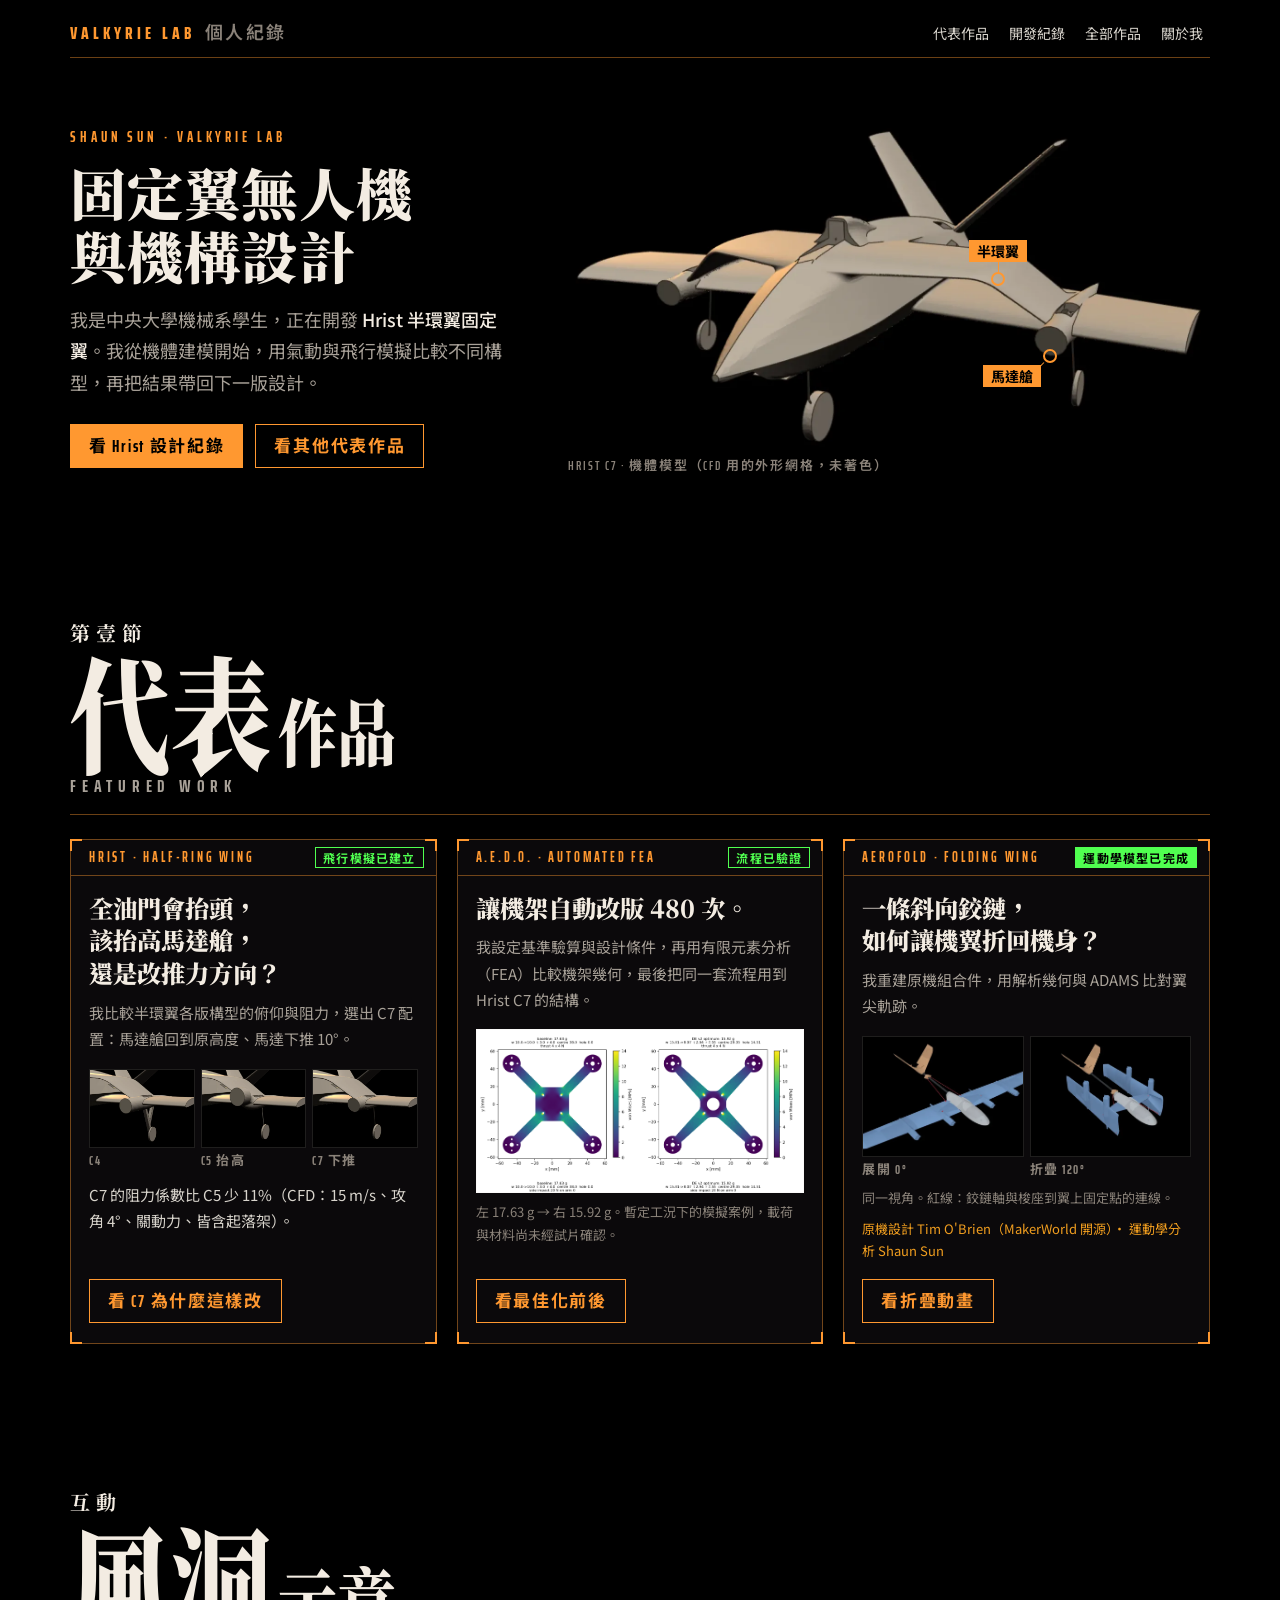
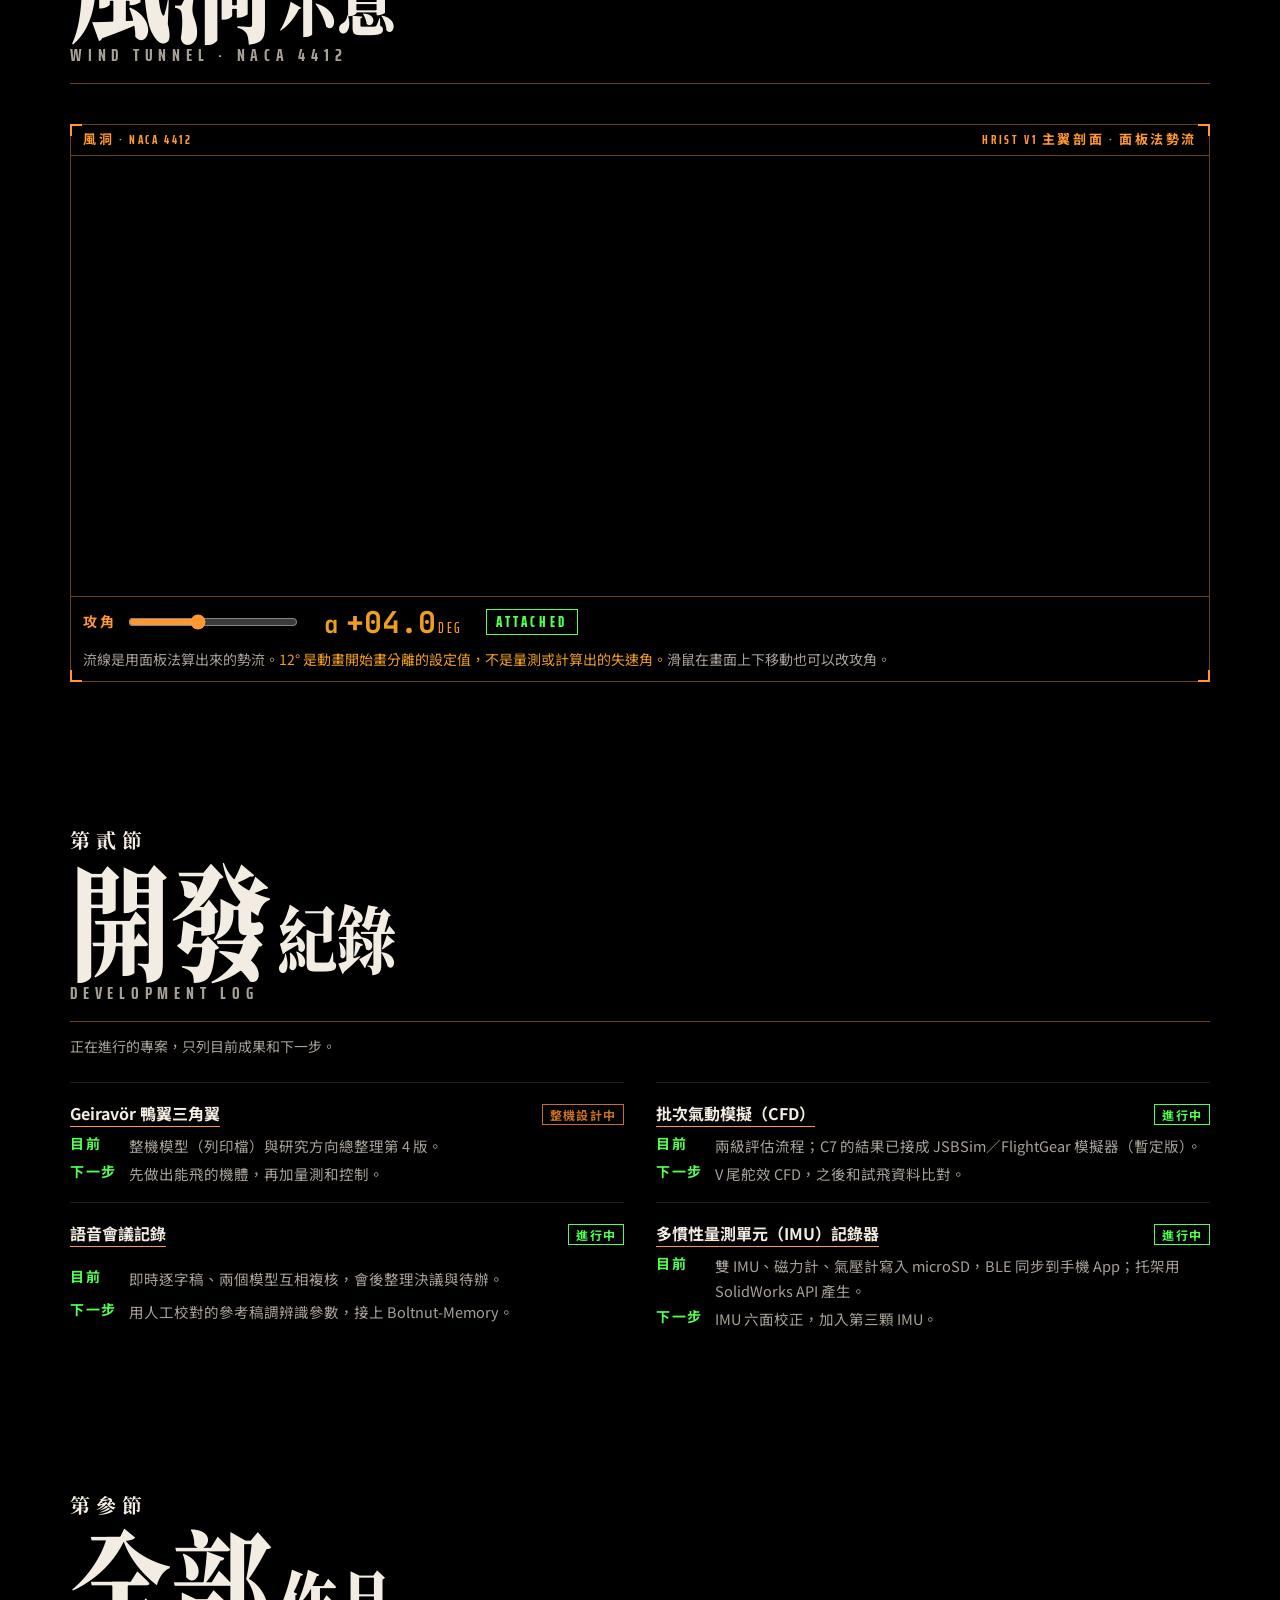
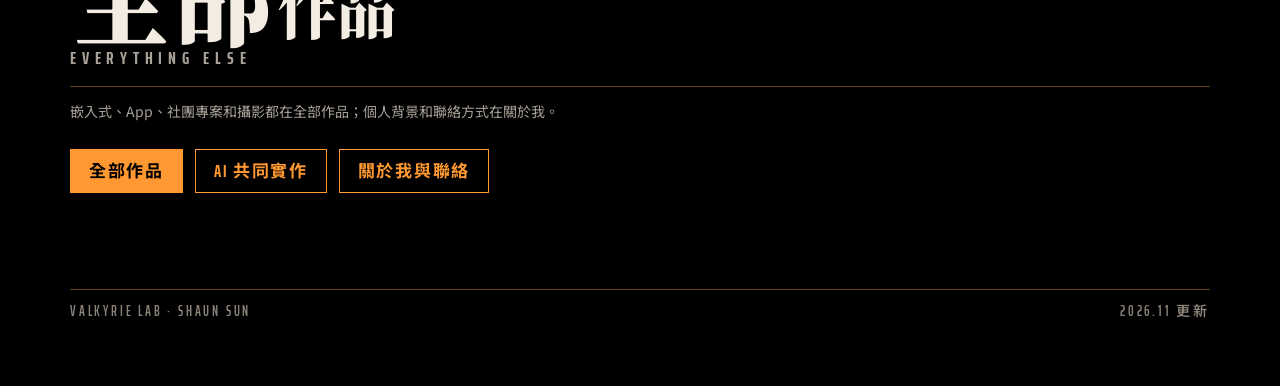
<file: index.html>
<!doctype html>
<html lang="zh-Hant">
<head>
<meta charset="utf-8">
<meta name="viewport" content="width=device-width, initial-scale=1, viewport-fit=cover">
<title>Shaun Sun · Valkyrie Lab</title>
<meta name="description" content="Shaun Sun，中央大學機械系。固定翼無人機與機構設計：Hrist 半環翼、A.E.D.O. 自動化建模、AeroFold 折疊翼運動學。">
<link rel="preconnect" href="https://fonts.googleapis.com">
<link rel="preconnect" href="https://fonts.gstatic.com" crossorigin>
<link rel="stylesheet" href="https://fonts.googleapis.com/css2?family=Noto+Serif+Display:wdth,wght@62.5..100,700..900&family=Noto+Serif+TC:wght@700;900&family=Noto+Sans+TC:wght@400;500;700&family=Saira+Extra+Condensed:wght@600;700;800&family=JetBrains+Mono:wght@400;500;700&display=swap">
<link rel="stylesheet" href="site.css?v=20261111b">
</head>
<body>
<div class="wrap">

  <header class="top">
    <a class="mark" href="./">VALKYRIE LAB<span>個人紀錄</span></a>
    <nav aria-label="頁面導覽">
      <a href="#featured">代表作品</a>
      <a href="#devlog">開發紀錄</a>
      <a href="work.html">全部作品</a>
      <a href="about.html">關於我</a>
    </nav>
  </header>

  <div class="hero2">
    <div>
      <p class="kicker">SHAUN SUN · VALKYRIE LAB</p>
      <h1>固定翼無人機<br>與機構設計</h1>
      <p class="lede">我是中央大學機械系學生，正在開發 <b>Hrist 半環翼固定翼</b>。我從機體建模開始，用氣動與飛行模擬比較不同構型，再把結果帶回下一版設計。</p>
      <div class="btns">
        <a class="btn pri" href="hrist.html">看 Hrist 設計紀錄</a>
        <a class="btn" href="#featured">看其他代表作品</a>
      </div>
    </div>
    <figure class="shot">
      <img src="media/hrist-c7-hero.webp" width="1396" height="716" alt="Hrist C7 機體模型的前上方斜視圖：機身、上方拱起的半環翼、兩側翼上的馬達艙和起落架">
      <span class="tag" style="left:66.9%;top:44.6%"><span>半環翼</span></span>
      <span class="tag bl" style="left:75.1%;top:66.3%"><span>馬達艙</span></span>
      <figcaption>HRIST C7 · 機體模型（CFD 用的外形網格，未著色）</figcaption>
    </figure>
  </div>

  <section id="featured" aria-labelledby="featured-h">
    <h2 class="tc" id="featured-h"><span class="ep">第壹節</span><span class="k"><span class="big">代表</span><span>作品</span></span><span class="en">Featured work</span></h2>
    <div class="cards">
      <article class="card fr">
        <div class="p-bar"><span>Hrist · Half-ring wing</span><span class="stamp s-now">飛行模擬已建立</span></div>
        <h3>全油門會抬頭，該抬高馬達艙，還是改推力方向？</h3>
        <p>我比較半環翼各版構型的俯仰與阻力，選出 C7 配置：馬達艙回到原高度、馬達下推 10°。</p>
        <div class="pics three">
          <figure><img src="media/hrist-pod-c4.webp" alt="C4 馬達艙：位置低，裝在翼下" loading="lazy"><figcaption>C4</figcaption></figure>
          <figure><img src="media/hrist-pod-c5.webp" alt="C5 馬達艙：整個抬高 15 mm" loading="lazy"><figcaption>C5 抬高</figcaption></figure>
          <figure><img src="media/hrist-pod-c7.webp" alt="C7 馬達艙：回到 C4 高度，機鼻縮短改斜面" loading="lazy"><figcaption>C7 下推</figcaption></figure>
        </div>
        <p class="res">C7 的阻力係數比 C5 少 11%（CFD：15 m/s、攻角 4°、關動力、皆含起落架）。</p>
        <div class="push"></div>
        <a class="btn" href="hrist.html#revs">看 C7 為什麼這樣改</a>
      </article>

      <article class="card fr">
        <div class="p-bar"><span>A.E.D.O. · Automated FEA</span><span class="stamp s-now">流程已驗證</span></div>
        <h3>讓機架自動改版 480 次。</h3>
        <p>我設定基準驗算與設計條件，再用有限元素分析（FEA）比較機架幾何，最後把同一套流程用到 Hrist C7 的結構。</p>
        <div class="pics crop">
          <figure><img src="media/frame-de.png" alt="機架應力分布：左為 17.63 g 的基準設計，右為 15.92 g 的最佳化結果" loading="lazy"></figure>
        </div>
        <p class="cap2">左 17.63 g → 右 15.92 g。暫定工況下的模擬案例，載荷與材料尚未經試片確認。</p>
        <div class="push"></div>
        <a class="btn" href="ai.html#aedo">看最佳化前後</a>
      </article>

      <article class="card fr">
        <div class="p-bar"><span>AeroFold · Folding wing</span><span class="stamp s-done">運動學模型已完成</span></div>
        <h3>一條斜向鉸鏈，如何讓機翼折回機身？</h3>
        <p>我重建原機組合件，用解析幾何與 ADAMS 比對翼尖軌跡。</p>
        <div class="pics two">
          <figure><img src="media/aerofold-open.webp" alt="AeroFold 機翼展開狀態，紅線為鉸鏈軸與梭座連桿" loading="lazy"><figcaption>展開 0°</figcaption></figure>
          <figure><img src="media/aerofold-folded.webp" alt="AeroFold 機翼折疊 120° 後，翼面立起並轉向機身後方" loading="lazy"><figcaption>折疊 120°</figcaption></figure>
        </div>
        <p class="cap2">同一視角。紅線：鉸鏈軸與梭座到翼上固定點的連線。</p>
        <p class="credit">原機設計 Tim O'Brien（MakerWorld 開源）· 運動學分析 Shaun Sun</p>
        <div class="push"></div>
        <a class="btn" href="aerofold.html#fold">看折疊動畫</a>
      </article>
    </div>
  </section>

  <section aria-labelledby="tunnel-h">
    <h2 class="tc" id="tunnel-h"><span class="ep">互動</span><span class="k"><span class="big">風洞</span><span>示意</span></span><span class="en">Wind tunnel · NACA 4412</span></h2>
    <div class="tunnel fr">
      <div class="panel-h"><span>風洞 · NACA 4412</span><span>Hrist V1 主翼剖面 · 面板法勢流</span></div>
      <div class="t-view">
        <canvas id="flow" aria-label="NACA 4412 翼型的氣流動畫，可調整攻角"></canvas>
        <div class="banner top" aria-hidden="true"><span class="hzb"></span><span class="msg"><b>示意</b><span class="en">SEPARATION EFFECT</span></span><span class="hzb"></span></div>
        <div class="banner bot" role="status"><span class="hzb"></span><span class="msg"><small>分離效果示意：攻角超過 12°（動畫設定值）</small></span><span class="hzb"></span></div>
      </div>
      <div class="tunnel-bar">
        <label for="aoa-in">攻角 <input type="range" id="aoa-in" min="-4" max="16" step="0.5" value="4"></label>
        <span class="aoa"><i>α</i><b id="aoa-out">+04.0</b>DEG</span>
        <span class="state" id="state">ATTACHED</span>
        <span>流線是用面板法算出來的勢流。<span class="t-note">12° 是動畫開始畫分離的設定值，不是量測或計算出的失速角。</span>滑鼠在畫面上下移動也可以改攻角。</span>
      </div>
    </div>
  </section>

  <section id="devlog" aria-labelledby="devlog-h">
    <h2 class="tc" id="devlog-h"><span class="ep">第貳節</span><span class="k"><span class="big">開發</span><span>紀錄</span></span><span class="en">Development log</span></h2>
    <p class="sec-note">正在進行的專案，只列目前成果和下一步。</p>
    <ul class="devlog">
      <li>
        <div class="hd"><a href="geiravor.html">Geiravör 鴨翼三角翼</a><span class="stamp s-plan">整機設計中</span></div>
        <dl><dt>目前</dt><dd>整機模型（列印檔）與研究方向總整理第 4 版。</dd><dt>下一步</dt><dd>先做出能飛的機體，再加量測和控制。</dd></dl>
      </li>
      <li>
        <div class="hd"><a href="ai.html#cfd-auto">批次氣動模擬（CFD）</a><span class="stamp s-now">進行中</span></div>
        <dl><dt>目前</dt><dd>兩級評估流程；C7 的結果已接成 JSBSim／FlightGear 模擬器（暫定版）。</dd><dt>下一步</dt><dd>V 尾舵效 CFD，之後和試飛資料比對。</dd></dl>
      </li>
      <li>
        <div class="hd"><a href="ai.html#meeting">語音會議記錄</a><span class="stamp s-now">進行中</span></div>
        <dl><dt>目前</dt><dd>即時逐字稿、兩個模型互相複核，會後整理決議與待辦。</dd><dt>下一步</dt><dd>用人工校對的參考稿調辨識參數，接上 Boltnut-Memory。</dd></dl>
      </li>
      <li>
        <div class="hd"><a href="work.html#fusion">多慣性量測單元（IMU）記錄器</a><span class="stamp s-now">進行中</span></div>
        <dl><dt>目前</dt><dd>雙 IMU、磁力計、氣壓計寫入 microSD，BLE 同步到手機 App；托架用 SolidWorks API 產生。</dd><dt>下一步</dt><dd>IMU 六面校正，加入第三顆 IMU。</dd></dl>
      </li>
    </ul>
  </section>

  <section aria-labelledby="more-h">
    <h2 class="tc" id="more-h"><span class="ep">第參節</span><span class="k"><span class="big">全部</span><span>作品</span></span><span class="en">Everything else</span></h2>
    <p class="sec-note">嵌入式、App、社團專案和攝影都在全部作品；個人背景和聯絡方式在關於我。</p>
    <div class="btns">
      <a class="btn pri" href="work.html">全部作品</a>
      <a class="btn" href="ai.html">AI 共同實作</a>
      <a class="btn" href="about.html">關於我與聯絡</a>
    </div>
  </section>

  <footer>
    <span>Valkyrie Lab · Shaun Sun</span>
    <span>2026.11 更新</span>
  </footer>
</div>

<script src="site.js?v=20261111b"></script>
</body>
</html>
</file>
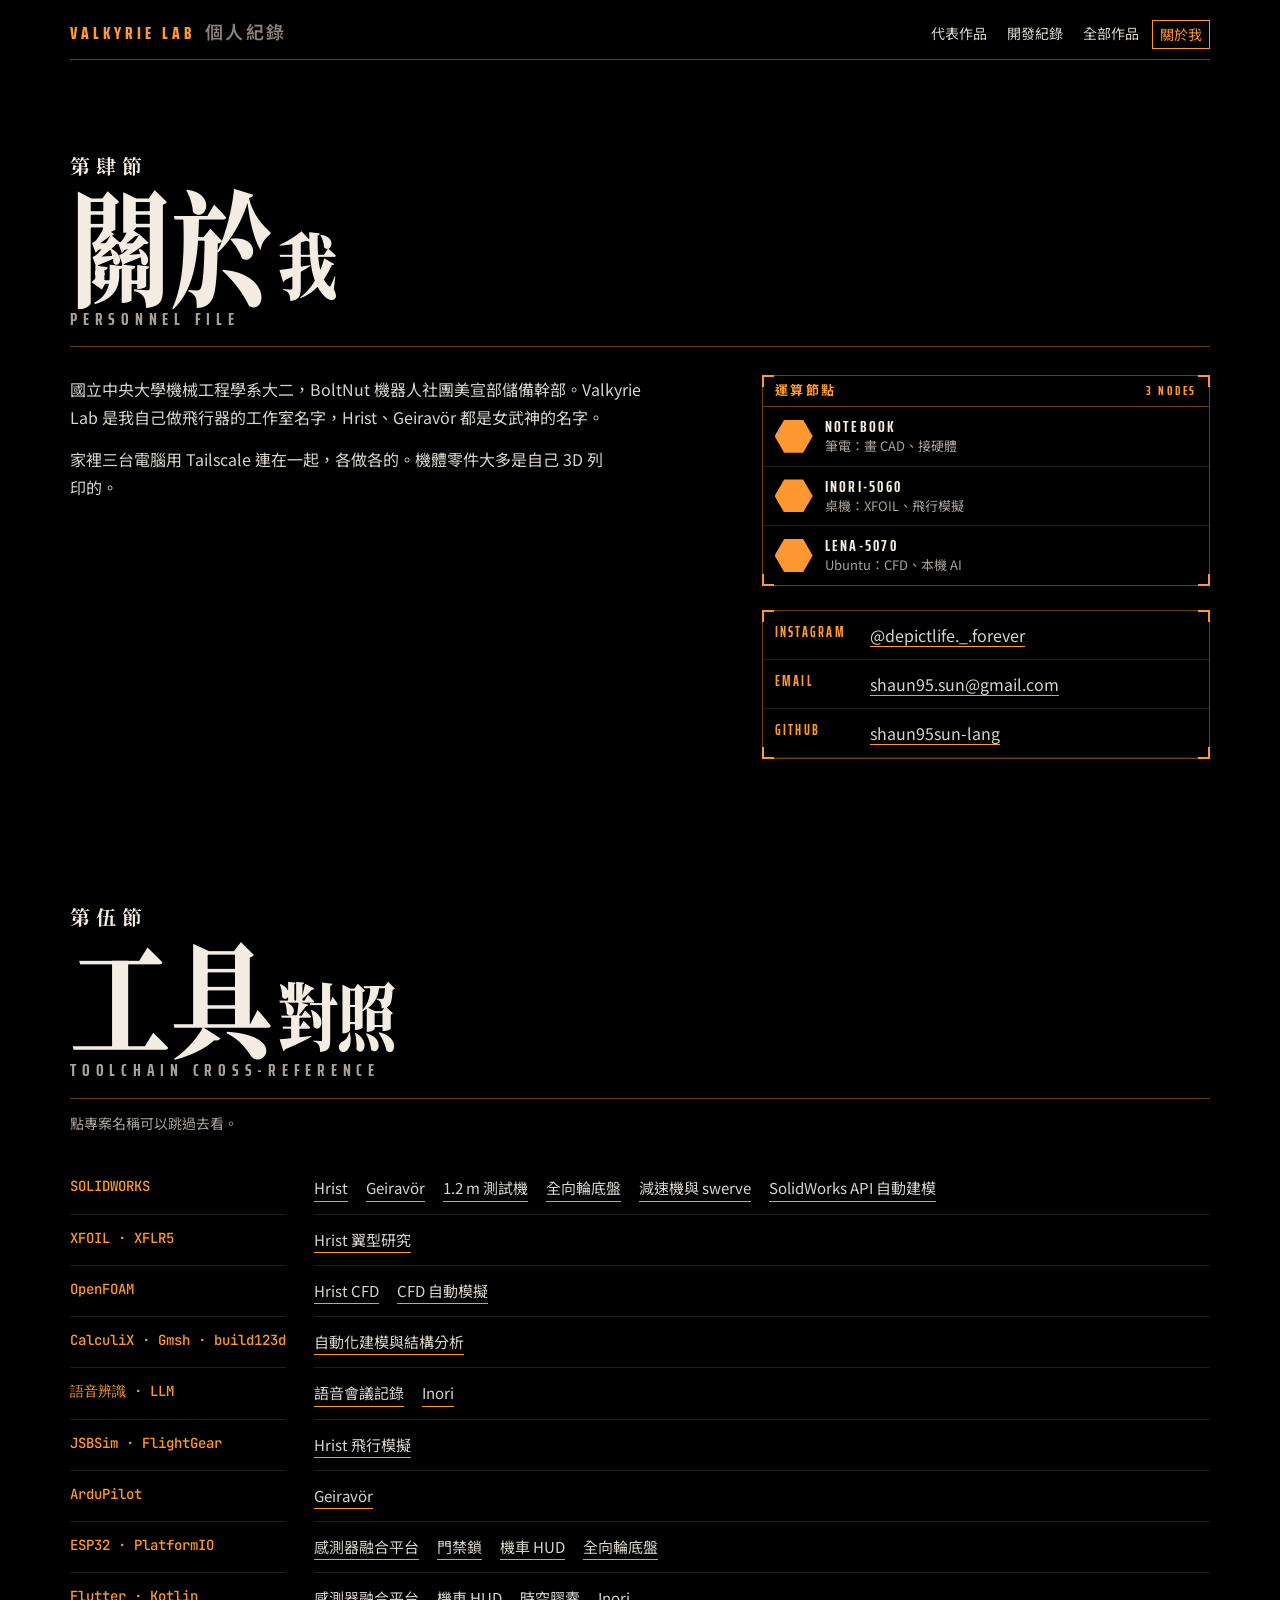
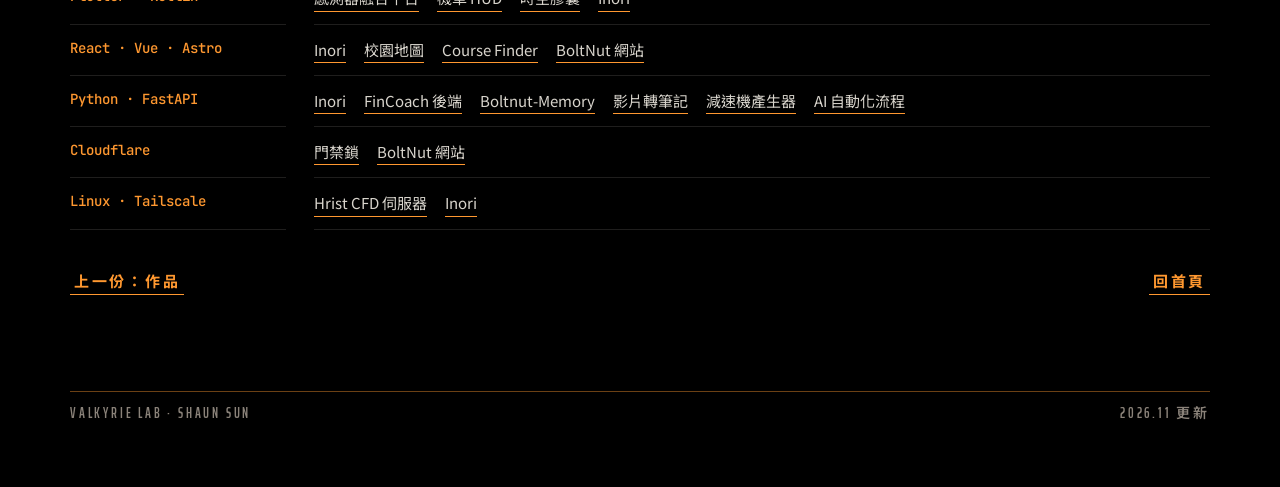
<file: about.html>
<!doctype html>
<html lang="zh-Hant">
<head>
<meta charset="utf-8">
<meta name="viewport" content="width=device-width, initial-scale=1, viewport-fit=cover">
<title>關於 · Shaun Sun</title>
<link rel="preconnect" href="https://fonts.googleapis.com">
<link rel="preconnect" href="https://fonts.gstatic.com" crossorigin>
<link rel="stylesheet" href="https://fonts.googleapis.com/css2?family=Noto+Serif+Display:wdth,wght@62.5..100,700..900&family=Noto+Serif+TC:wght@700;900&family=Noto+Sans+TC:wght@400;500;700&family=Saira+Extra+Condensed:wght@600;700;800&family=JetBrains+Mono:wght@400;500;700&display=swap">
<link rel="stylesheet" href="site.css?v=20261111b">
</head>
<body>
<div class="wrap">

  <header class="top">
    <a class="mark" href="./">VALKYRIE LAB<span>個人紀錄</span></a>
    <nav aria-label="頁面導覽">
      <a href="./#featured">代表作品</a>
      <a href="./#devlog">開發紀錄</a>
      <a href="work.html">全部作品</a>
      <a href="about.html" aria-current="page">關於我</a>
    </nav>
  </header>

  <div class="page-head">
    <h1 class="tc"><span class="ep">第肆節</span><span class="k"><span class="big">關於</span><span>我</span></span><span class="en">Personnel file</span></h1>
    <div class="about">
      <div>
        <p>國立中央大學機械工程學系大二，BoltNut 機器人社團美宣部儲備幹部。Valkyrie Lab 是我自己做飛行器的工作室名字，Hrist、Geiravör 都是女武神的名字。</p>
        <p>家裡三台電腦用 Tailscale 連在一起，各做各的。機體零件大多是自己 3D 列印的。</p>
      </div>
      <div class="side">
        <aside class="nodes fr" aria-label="三台電腦的分工">
          <div class="panel-h"><span>運算節點</span><span>3 nodes</span></div>
          <div class="node"><span class="hx">N</span><div><b>NOTEBOOK</b><span>筆電：畫 CAD、接硬體</span></div></div>
          <div class="node"><span class="hx">I</span><div><b>INORI-5060</b><span>桌機：XFOIL、飛行模擬</span></div></div>
          <div class="node"><span class="hx">L</span><div><b>LENA-5070</b><span>Ubuntu：CFD、本機 AI</span></div></div>
        </aside>
        <dl class="contact fr">
          <dt>Instagram</dt><dd><a href="https://www.instagram.com/depictlife._.forever/" target="_blank" rel="noopener">@depictlife._.forever</a></dd>
          <dt>Email</dt><dd><a href="mailto:shaun95.sun@gmail.com">shaun95.sun@gmail.com</a></dd>
          <dt>GitHub</dt><dd><a href="https://github.com/shaun95sun-lang" target="_blank" rel="noopener">shaun95sun-lang</a></dd>
        </dl>
      </div>
    </div>
  </div>

  <section id="tools" aria-labelledby="tools-h">
    <h2 class="tc" id="tools-h"><span class="ep">第伍節</span><span class="k"><span class="big">工具</span><span>對照</span></span><span class="en">Toolchain cross-reference</span></h2>
    <p class="sec-note">點專案名稱可以跳過去看。</p>
    <dl class="xref">
      <dt>SOLIDWORKS</dt><dd><a href="hrist.html">Hrist</a><a href="geiravor.html">Geiravör</a><a href="work.html#testbed">1.2 m 測試機</a><a href="work.html#omni">全向輪底盤</a><a href="work.html#cycloid">減速機與 swerve</a><a href="ai.html#swapi">SolidWorks API 自動建模</a></dd>
      <dt>XFOIL · XFLR5</dt><dd><a href="hrist.html">Hrist 翼型研究</a></dd>
      <dt>OpenFOAM</dt><dd><a href="hrist.html#cfd">Hrist CFD</a><a href="ai.html#cfd-auto">CFD 自動模擬</a></dd>
      <dt>CalculiX · Gmsh · build123d</dt><dd><a href="ai.html#aedo">自動化建模與結構分析</a></dd>
      <dt>語音辨識 · LLM</dt><dd><a href="ai.html#meeting">語音會議記錄</a><a href="work.html#inori">Inori</a></dd>
      <dt>JSBSim · FlightGear</dt><dd><a href="hrist.html">Hrist 飛行模擬</a></dd>
      <dt>ArduPilot</dt><dd><a href="geiravor.html">Geiravör</a></dd>
      <dt>ESP32 · PlatformIO</dt><dd><a href="work.html#fusion">感測器融合平台</a><a href="work.html#doorlock">門禁鎖</a><a href="work.html#hud">機車 HUD</a><a href="work.html#omni">全向輪底盤</a></dd>
      <dt>Flutter · Kotlin</dt><dd><a href="work.html#fusion">感測器融合平台</a><a href="work.html#hud">機車 HUD</a><a href="work.html#capsule">時空膠囊</a><a href="work.html#inori">Inori</a></dd>
      <dt>React · Vue · Astro</dt><dd><a href="work.html#inori">Inori</a><a href="work.html#ncumap">校園地圖</a><a href="work.html#ncf">Course Finder</a><a href="work.html#bnweb">BoltNut 網站</a></dd>
      <dt>Python · FastAPI</dt><dd><a href="work.html#inori">Inori</a><a href="work.html#fincoach">FinCoach 後端</a><a href="work.html#bnmem">Boltnut-Memory</a><a href="work.html#lvn">影片轉筆記</a><a href="work.html#cycloid">減速機產生器</a><a href="ai.html">AI 自動化流程</a></dd>
      <dt>Cloudflare</dt><dd><a href="work.html#doorlock">門禁鎖</a><a href="work.html#bnweb">BoltNut 網站</a></dd>
      <dt>Linux · Tailscale</dt><dd><a href="hrist.html#cfd">Hrist CFD 伺服器</a><a href="work.html#inori">Inori</a></dd>
    </dl>
  </section>

  <p class="next"><a href="work.html">上一份：作品</a><a href="./">回首頁</a></p>

  <footer>
    <span>Valkyrie Lab · Shaun Sun</span>
    <span>2026.11 更新</span>
  </footer>
</div>
<script src="site.js?v=20261111b"></script>
</body>
</html>
</file>
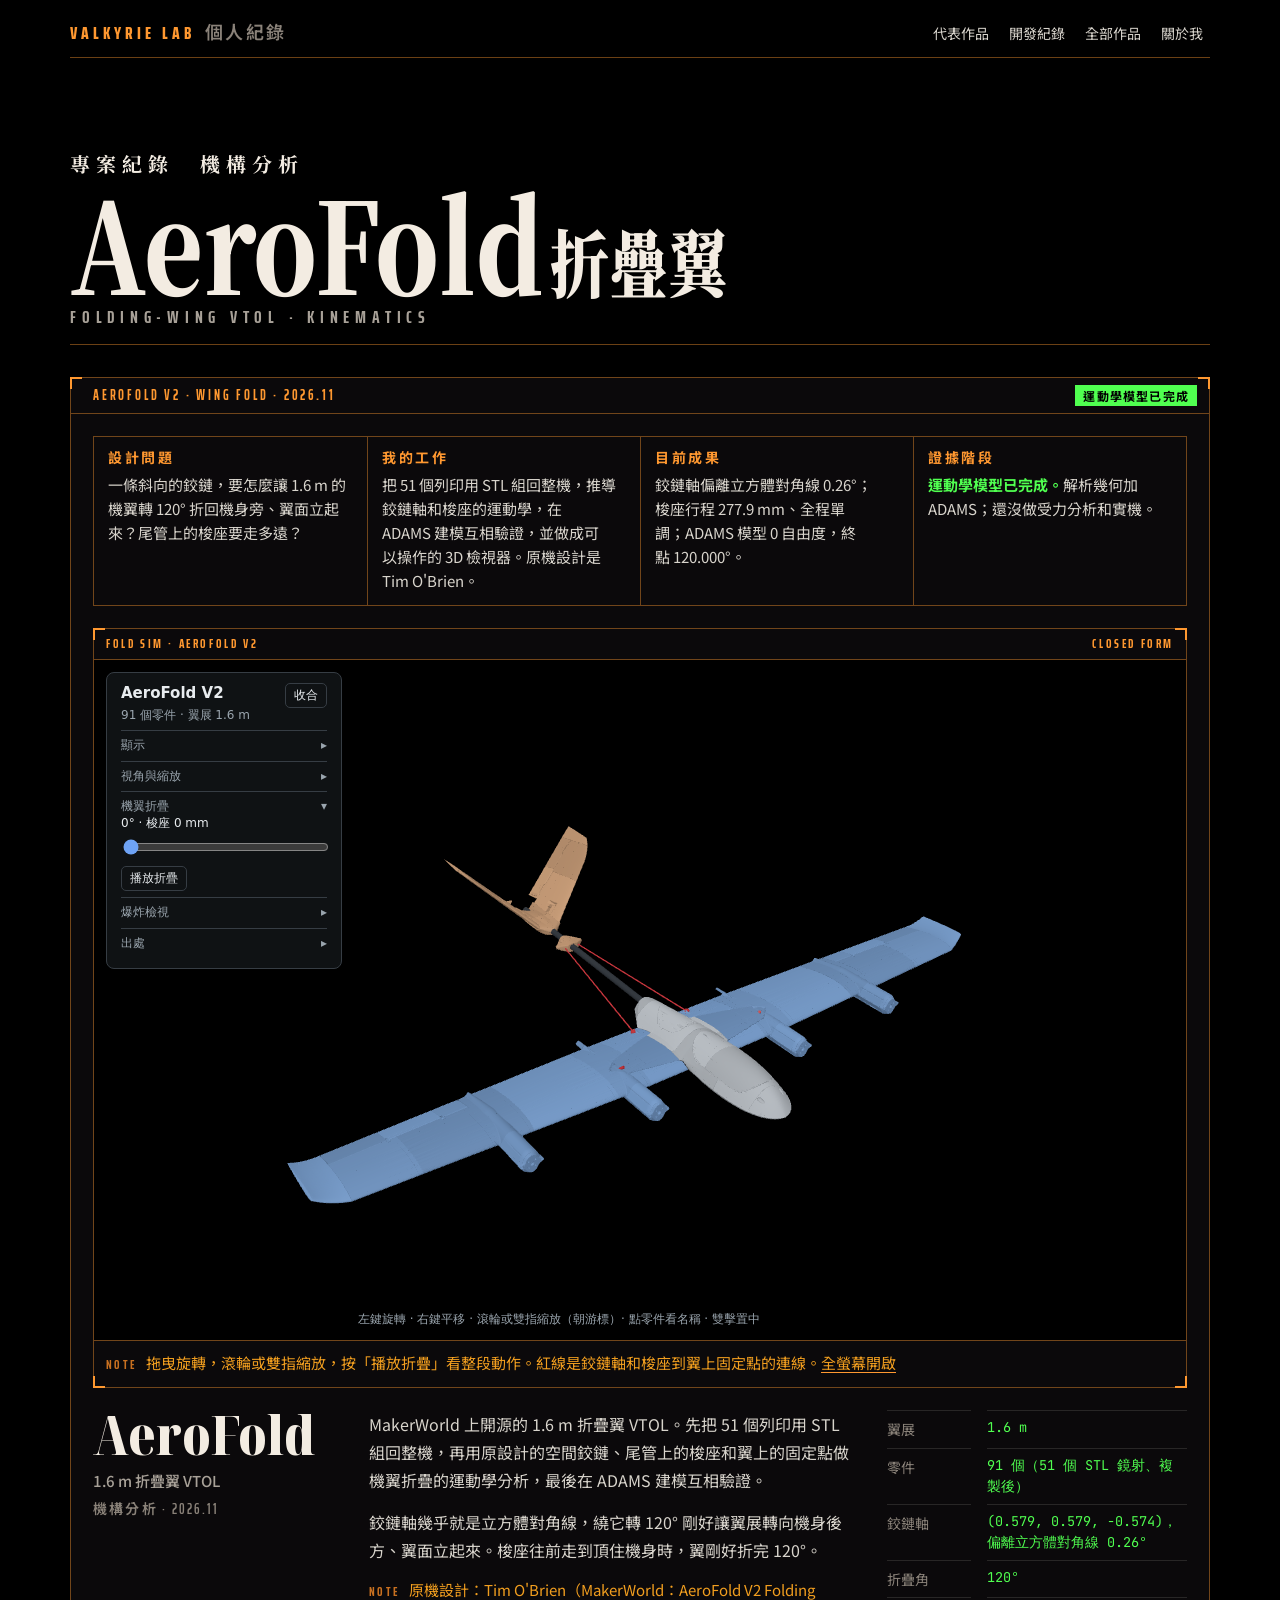
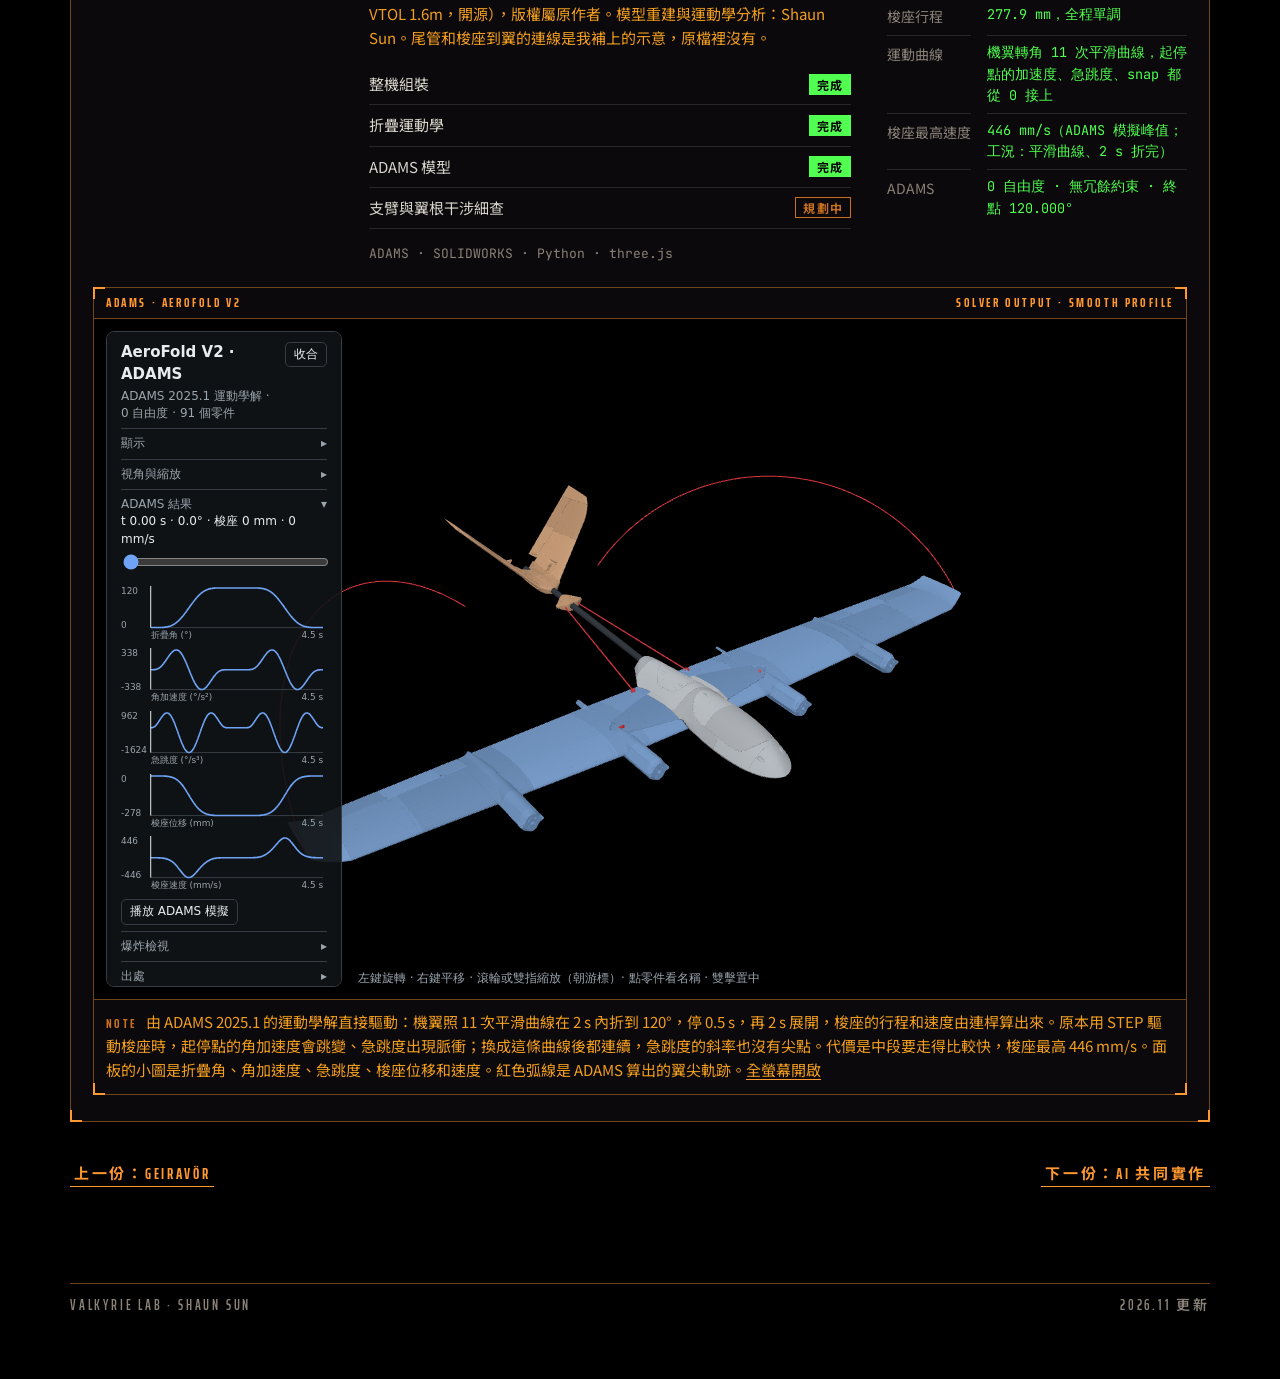
<file: aerofold.html>
<!doctype html>
<html lang="zh-Hant">
<head>
<meta charset="utf-8">
<meta name="viewport" content="width=device-width, initial-scale=1, viewport-fit=cover">
<title>AeroFold · Shaun Sun</title>
<link rel="preconnect" href="https://fonts.googleapis.com">
<link rel="preconnect" href="https://fonts.gstatic.com" crossorigin>
<link rel="stylesheet" href="https://fonts.googleapis.com/css2?family=Noto+Serif+Display:wdth,wght@62.5..100,700..900&family=Noto+Serif+TC:wght@700;900&family=Noto+Sans+TC:wght@400;500;700&family=Saira+Extra+Condensed:wght@600;700;800&family=JetBrains+Mono:wght@400;500;700&display=swap">
<link rel="stylesheet" href="site.css?v=20261111b">
<style>
  .v-stage iframe { display: block; width: 100%; height: clamp(460px, 62vw, 680px); border: 0; background: #000; }
</style>
</head>
<body>
<div class="wrap">

  <header class="top">
    <a class="mark" href="./">VALKYRIE LAB<span>個人紀錄</span></a>
    <nav aria-label="頁面導覽">
      <a href="./#featured">代表作品</a>
      <a href="./#devlog">開發紀錄</a>
      <a href="work.html">全部作品</a>
      <a href="about.html">關於我</a>
    </nav>
  </header>

  <div class="page-head">
    <h1 class="tc"><span class="ep">專案紀錄　機構分析</span><span class="k"><span class="big">AeroFold</span><span>折疊翼</span></span><span class="en">Folding-wing VTOL · kinematics</span></h1>
  </div>

  <article class="proj fr" id="aerofold">
    <div class="p-bar"><span>AeroFold V2 · Wing fold · 2026.11</span><span class="stamp s-done">運動學模型已完成</span></div>
    <dl class="brief">
      <div><dt>設計問題</dt><dd>一條斜向的鉸鏈，要怎麼讓 1.6 m 的機翼轉 120° 折回機身旁、翼面立起來？尾管上的梭座要走多遠？</dd></div>
      <div><dt>我的工作</dt><dd>把 51 個列印用 STL 組回整機，推導鉸鏈軸和梭座的運動學，在 ADAMS 建模互相驗證，並做成可以操作的 3D 檢視器。原機設計是 Tim O'Brien。</dd></div>
      <div><dt>目前成果</dt><dd>鉸鏈軸偏離立方體對角線 0.26°；梭座行程 277.9 mm、全程單調；ADAMS 模型 0 自由度，終點 120.000°。</dd></div>
      <div><dt>證據階段</dt><dd><span class="stage">運動學模型已完成。</span>解析幾何加 ADAMS；還沒做受力分析和實機。</dd></div>
    </dl>
    <figure class="viewer fr" id="fold">
      <div class="panel-h"><span>Fold sim · AeroFold V2</span><span>Closed form</span></div>
      <div class="v-stage">
        <iframe src="aerofold-viewer.html?v=20261109b#theme=dark" title="AeroFold V2 組裝與機翼折疊 3D 模擬，可以旋轉、縮放、播放折疊" loading="lazy" allowfullscreen></iframe>
      </div>
      <figcaption class="note" style="border-top: 1px solid var(--or-line)">拖曳旋轉，滾輪或雙指縮放，按「播放折疊」看整段動作。紅線是鉸鏈軸和梭座到翼上固定點的連線。<a href="aerofold-viewer.html?v=20261109b">全螢幕開啟</a></figcaption>
    </figure>
    <div class="p-head">
      <h3>AeroFold<small>1.6 m 折疊翼 VTOL</small></h3>
      <p class="meta">機構分析 · 2026.11</p>
    </div>
    <div class="p-body">
      <p>MakerWorld 上開源的 1.6 m 折疊翼 VTOL。先把 51 個列印用 STL 組回整機，再用原設計的空間鉸鏈、尾管上的梭座和翼上的固定點做機翼折疊的運動學分析，最後在 ADAMS 建模互相驗證。</p>
      <p>鉸鏈軸幾乎就是立方體對角線，繞它轉 120° 剛好讓翼展轉向機身後方、翼面立起來。梭座往前走到頂住機身時，翼剛好折完 120°。</p>
      <p class="note">原機設計：Tim O'Brien（MakerWorld：AeroFold V2 Folding VTOL 1.6m，開源），版權屬原作者。模型重建與運動學分析：Shaun Sun。尾管和梭座到翼的連線是我補上的示意，原檔裡沒有。</p>
      <ul class="subs">
        <li><span>整機組裝</span><span class="stamp s-done">完成</span></li>
        <li><span>折疊運動學</span><span class="stamp s-done">完成</span></li>
        <li><span>ADAMS 模型</span><span class="stamp s-done">完成</span></li>
        <li><span>支臂與翼根干涉細查</span><span class="stamp s-plan">規劃中</span></li>
      </ul>
      <p class="tools">ADAMS · SOLIDWORKS · Python · three.js</p>
    </div>
    <dl class="p-spec">
      <dt>翼展</dt><dd>1.6 m</dd>
      <dt>零件</dt><dd>91 個（51 個 STL 鏡射、複製後）</dd>
      <dt>鉸鏈軸</dt><dd>(0.579, 0.579, −0.574)，偏離立方體對角線 0.26°</dd>
      <dt>折疊角</dt><dd>120°</dd>
      <dt>梭座行程</dt><dd>277.9 mm，全程單調</dd>
      <dt>運動曲線</dt><dd>機翼轉角 11 次平滑曲線，起停點的加速度、急跳度、snap 都從 0 接上</dd>
      <dt>梭座最高速度</dt><dd>446 mm/s（ADAMS 模擬峰值；工況：平滑曲線、2 s 折完）</dd>
      <dt>ADAMS</dt><dd>0 自由度 · 無冗餘約束 · 終點 120.000°</dd>
    </dl>
    <figure class="viewer fr" id="adams">
      <div class="panel-h"><span>ADAMS · AeroFold V2</span><span>Solver output · smooth profile</span></div>
      <div class="v-stage">
        <iframe src="aerofold-adams-viewer.html?v=20261110e#theme=dark" title="ADAMS 運動學解驅動的 AeroFold V2 機翼折疊動畫，含翼尖軌跡和時間曲線" loading="lazy" allowfullscreen></iframe>
      </div>
      <figcaption class="note" style="border-top: 1px solid var(--or-line)">由 ADAMS 2025.1 的運動學解直接驅動：機翼照 11 次平滑曲線在 2 s 內折到 120°，停 0.5 s，再 2 s 展開，梭座的行程和速度由連桿算出來。原本用 STEP 驅動梭座時，起停點的角加速度會跳變、急跳度出現脈衝；換成這條曲線後都連續，急跳度的斜率也沒有尖點。代價是中段要走得比較快，梭座最高 446 mm/s。面板的小圖是折疊角、角加速度、急跳度、梭座位移和速度。紅色弧線是 ADAMS 算出的翼尖軌跡。<a href="aerofold-adams-viewer.html?v=20261110e">全螢幕開啟</a></figcaption>
    </figure>
  </article>

  <p class="next"><a href="geiravor.html">上一份：Geiravör</a><a href="ai.html">下一份：AI 共同實作</a></p>

  <footer>
    <span>Valkyrie Lab · Shaun Sun</span>
    <span>2026.11 更新</span>
  </footer>
</div>

<script src="site.js?v=20261111b"></script>
</body>
</html>
</file>
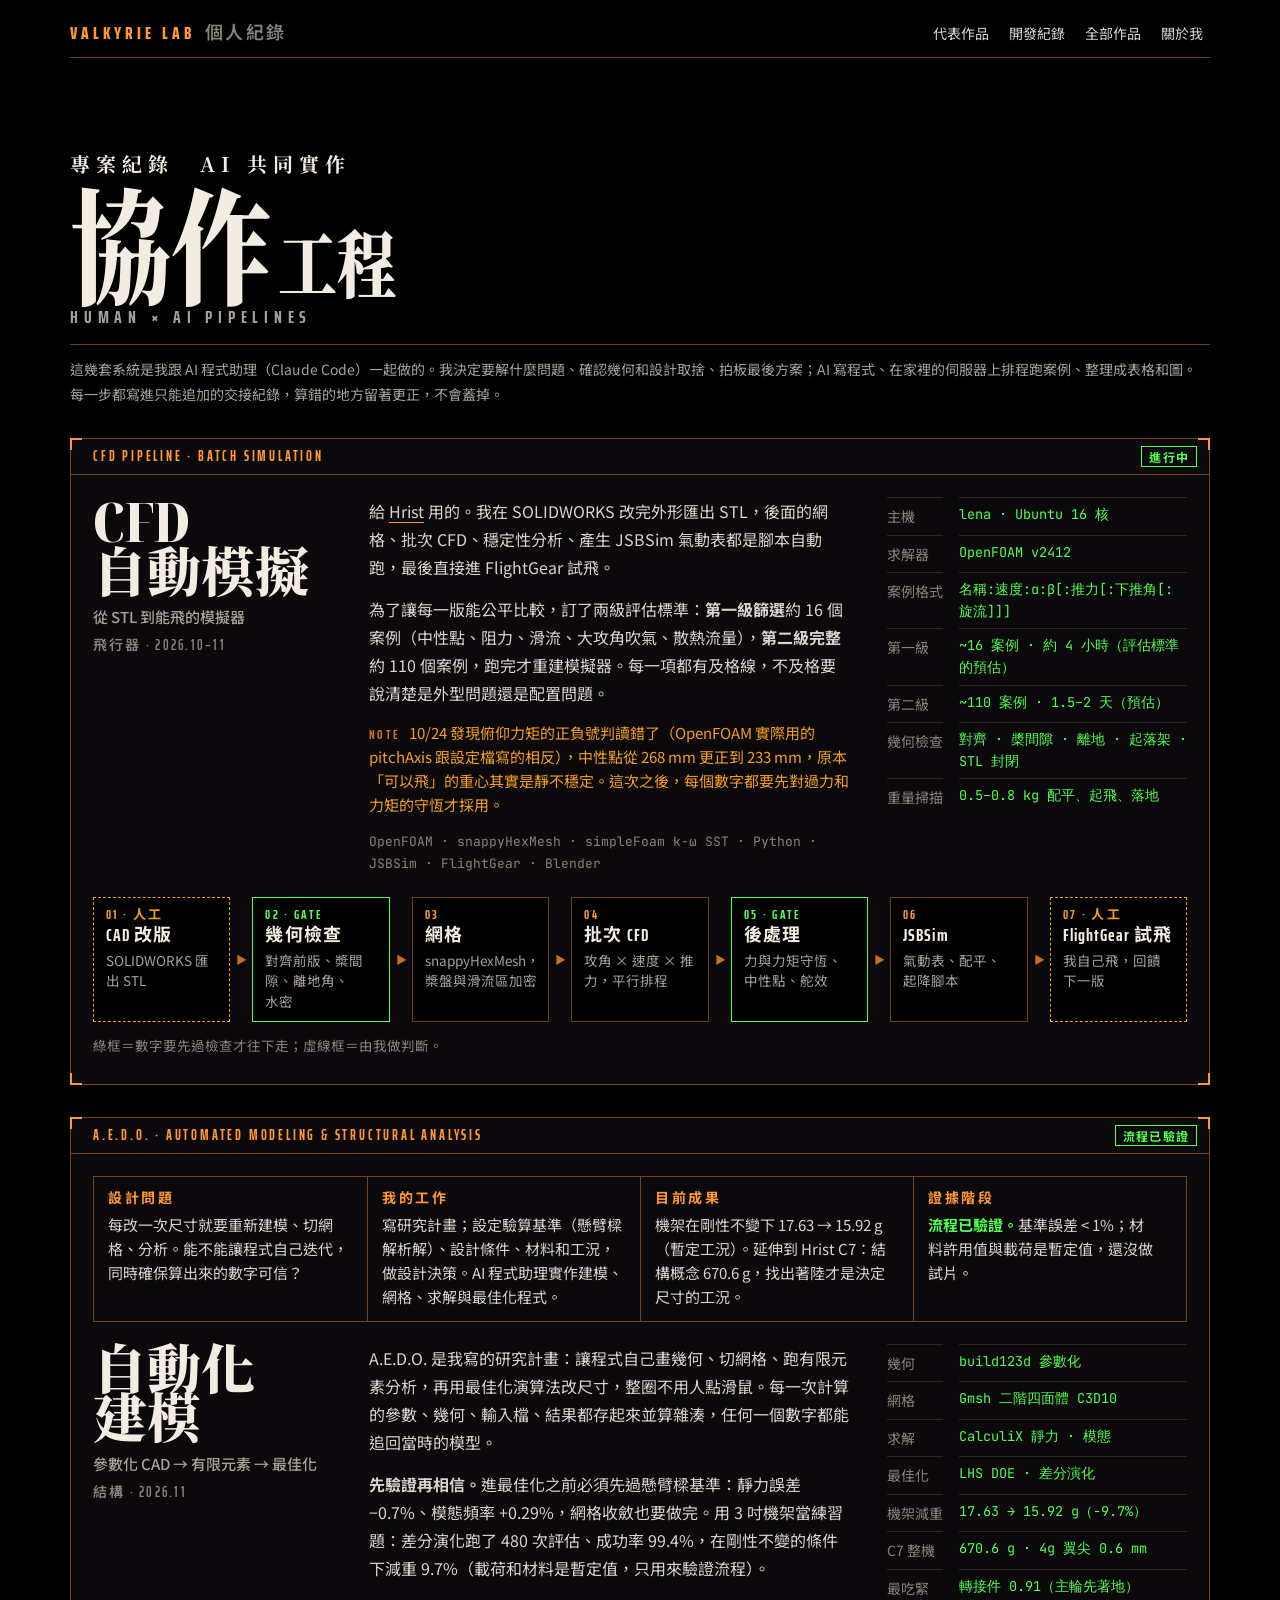
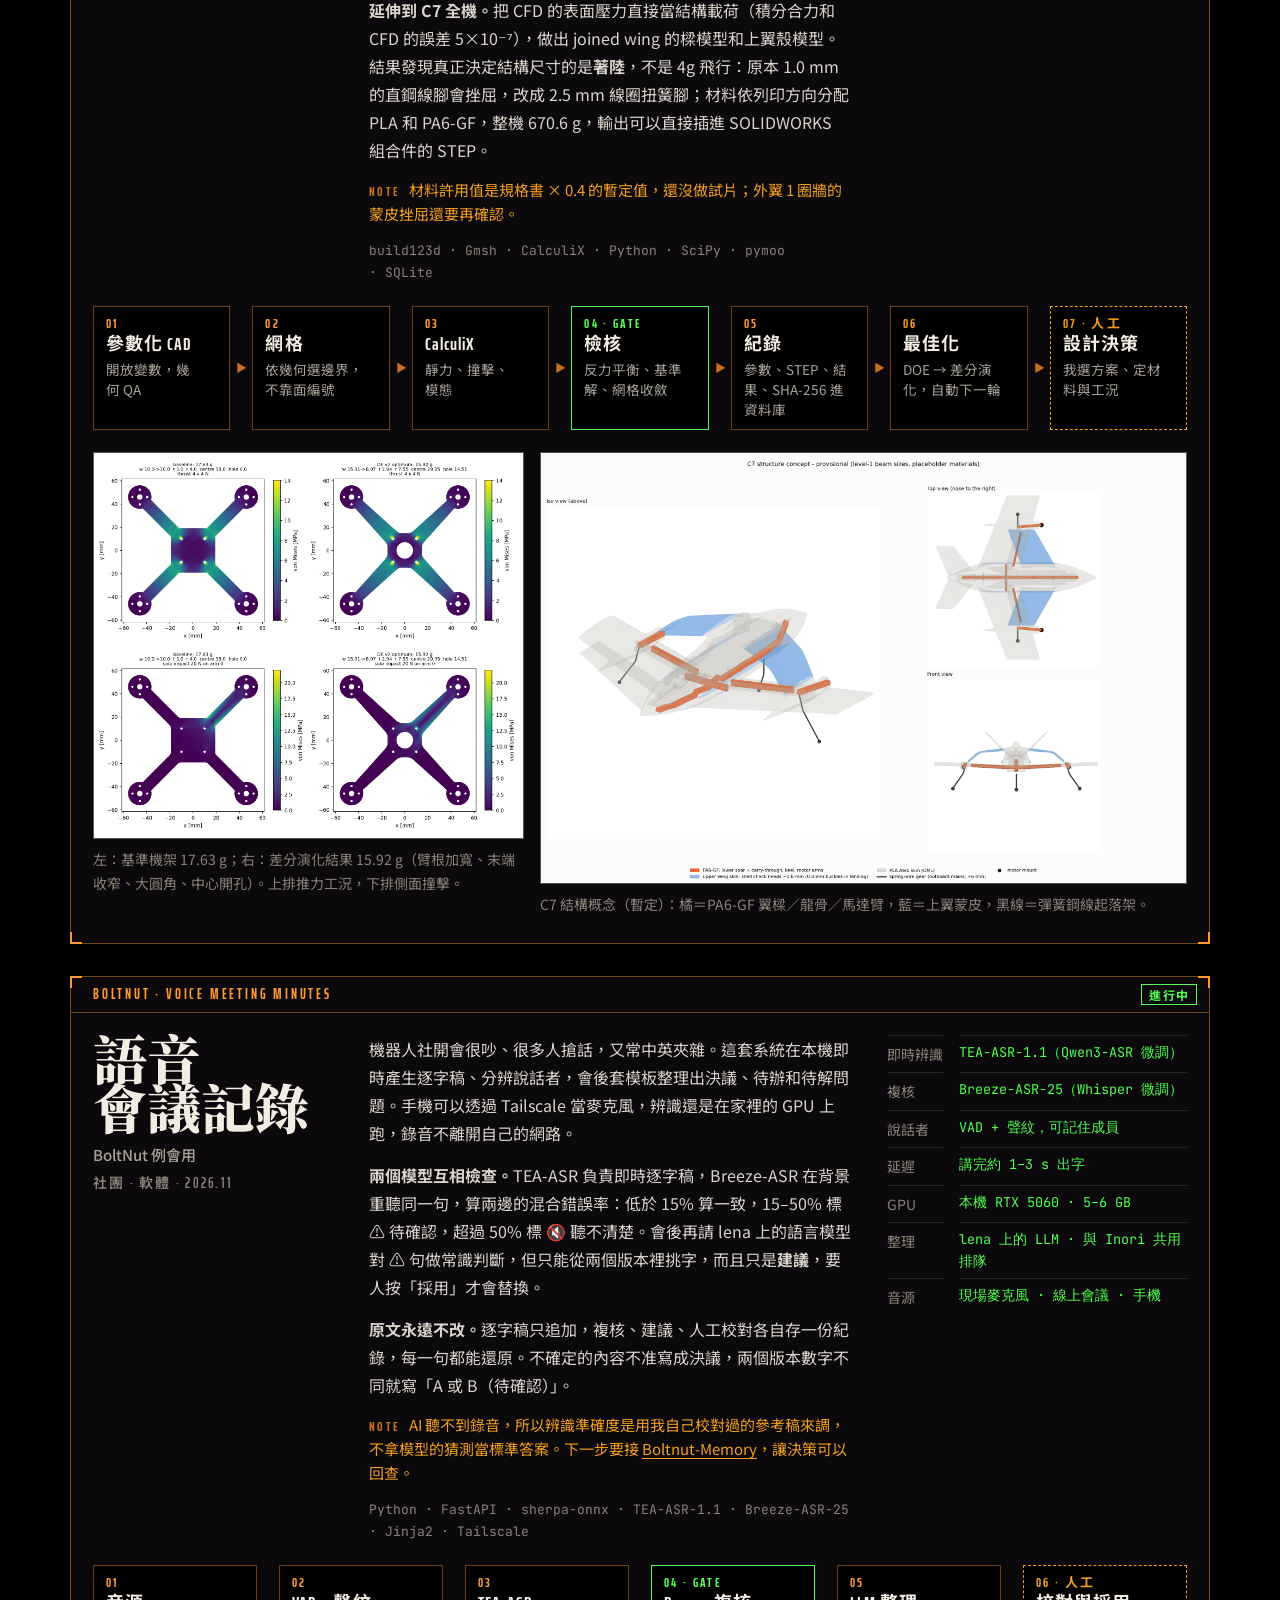
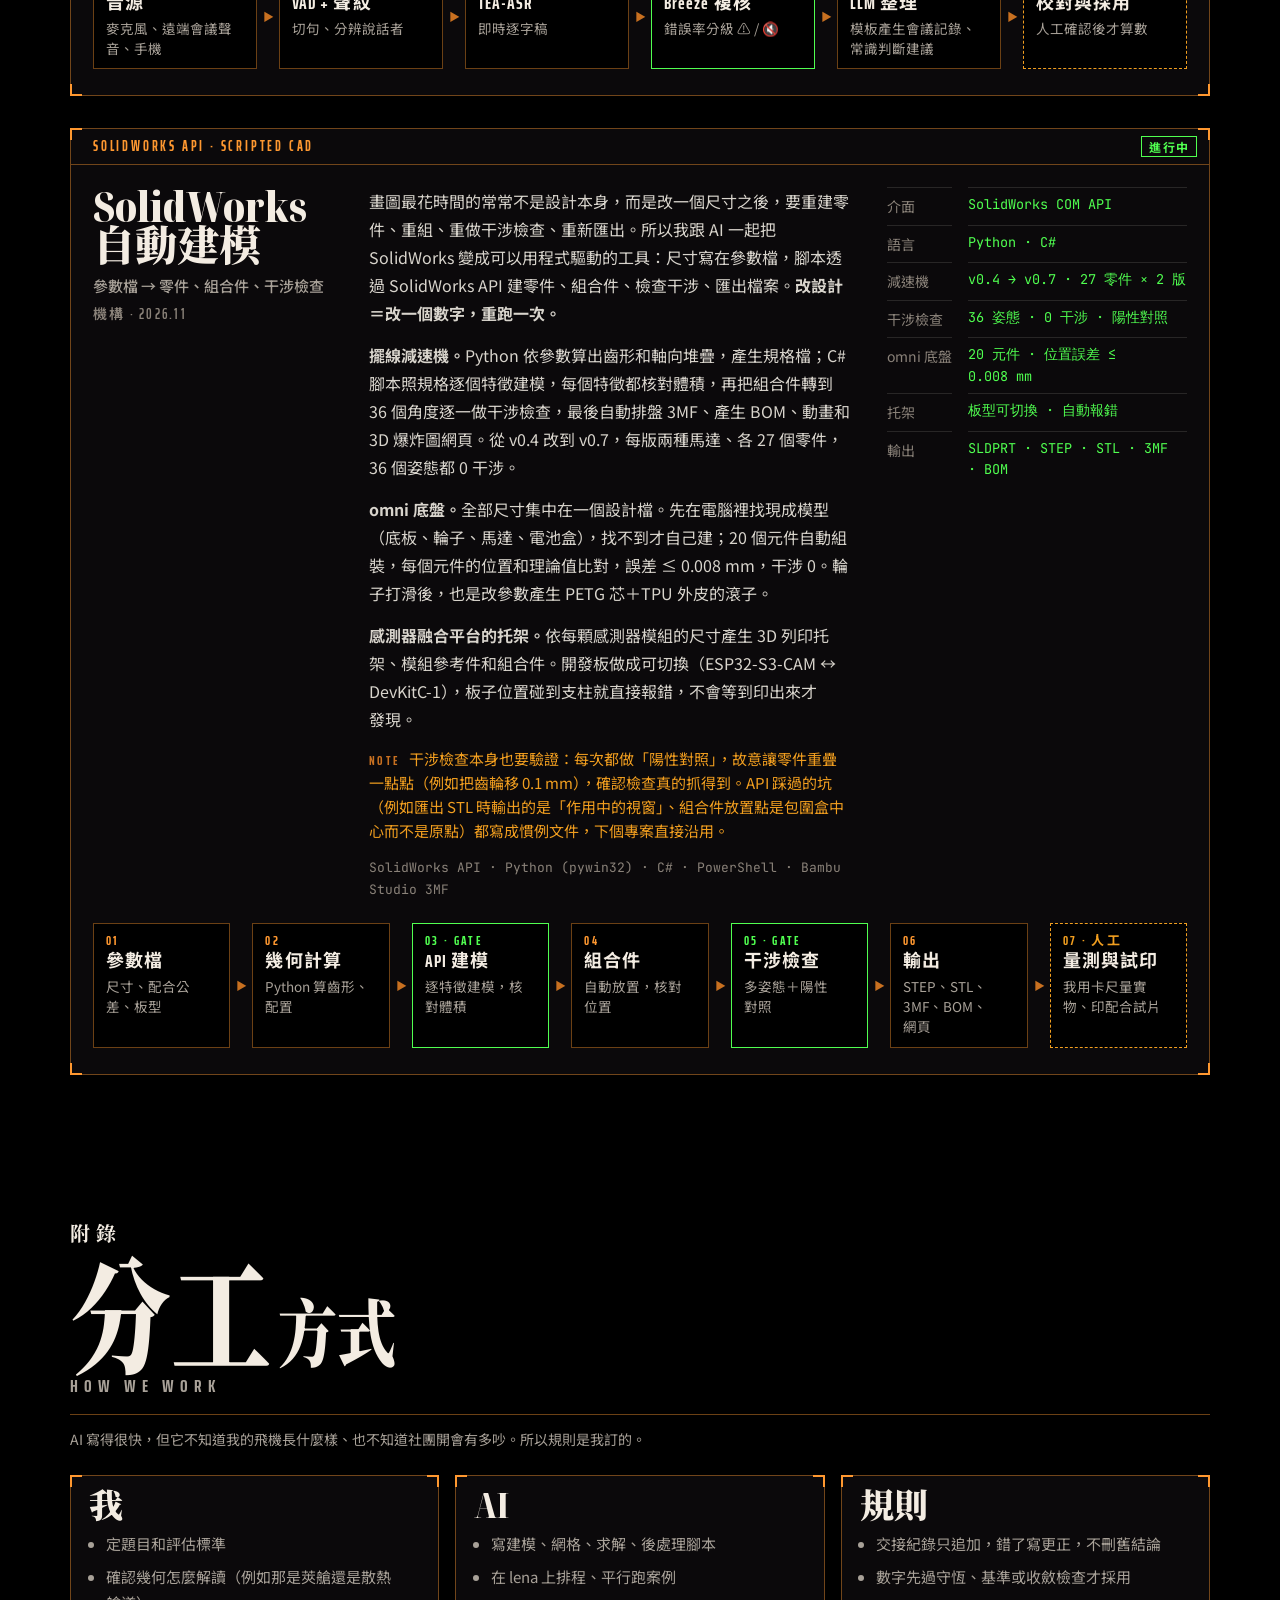
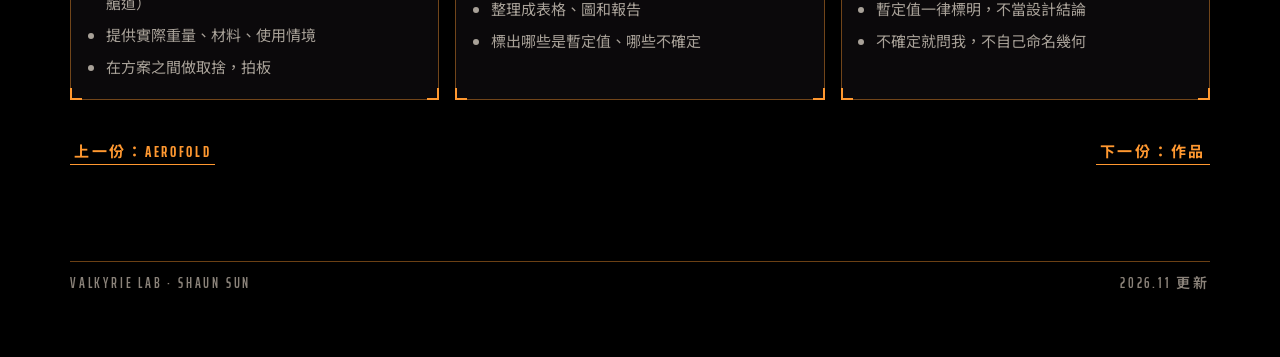
<file: ai.html>
<!doctype html>
<html lang="zh-Hant">
<head>
<meta charset="utf-8">
<meta name="viewport" content="width=device-width, initial-scale=1, viewport-fit=cover">
<title>AI 共同實作 · Shaun Sun</title>
<link rel="preconnect" href="https://fonts.googleapis.com">
<link rel="preconnect" href="https://fonts.gstatic.com" crossorigin>
<link rel="stylesheet" href="https://fonts.googleapis.com/css2?family=Noto+Serif+Display:wdth,wght@62.5..100,700..900&family=Noto+Serif+TC:wght@700;900&family=Noto+Sans+TC:wght@400;500;700&family=Saira+Extra+Condensed:wght@600;700;800&family=JetBrains+Mono:wght@400;500;700&display=swap">
<link rel="stylesheet" href="site.css?v=20261111b">
</head>
<body>
<div class="wrap">

  <header class="top">
    <a class="mark" href="./">VALKYRIE LAB<span>個人紀錄</span></a>
    <nav aria-label="頁面導覽">
      <a href="./#featured">代表作品</a>
      <a href="./#devlog">開發紀錄</a>
      <a href="work.html">全部作品</a>
      <a href="about.html">關於我</a>
    </nav>
  </header>

  <div class="page-head">
    <h1 class="tc"><span class="ep">專案紀錄　AI 共同實作</span><span class="k"><span class="big">協作</span><span>工程</span></span><span class="en">Human × AI pipelines</span></h1>
    <p class="sec-note">這幾套系統是我跟 AI 程式助理（Claude Code）一起做的。我決定要解什麼問題、確認幾何和設計取捨、拍板最後方案；AI 寫程式、在家裡的伺服器上排程跑案例、整理成表格和圖。每一步都寫進只能追加的交接紀錄，算錯的地方留著更正，不會蓋掉。</p>
  </div>

  <!-- ===================== CFD ===================== -->
  <article class="proj fr" id="cfd-auto">
    <div class="p-bar"><span>CFD pipeline · Batch simulation</span><span class="stamp s-now">進行中</span></div>
    <div class="p-head">
      <h3>CFD 自動模擬<small>從 STL 到能飛的模擬器</small></h3>
      <p class="meta">飛行器 · 2026.10–11</p>
    </div>
    <div class="p-body">
      <p>給 <a href="hrist.html">Hrist</a> 用的。我在 SOLIDWORKS 改完外形匯出 STL，後面的網格、批次 CFD、穩定性分析、產生 JSBSim 氣動表都是腳本自動跑，最後直接進 FlightGear 試飛。</p>
      <p>為了讓每一版能公平比較，訂了兩級評估標準：<b>第一級篩選</b>約 16 個案例（中性點、阻力、滑流、大攻角吹氣、散熱流量），<b>第二級完整</b>約 110 個案例，跑完才重建模擬器。每一項都有及格線，不及格要說清楚是外型問題還是配置問題。</p>
      <p class="note">10/24 發現俯仰力矩的正負號判讀錯了（OpenFOAM 實際用的 pitchAxis 跟設定檔寫的相反），中性點從 268 mm 更正到 233 mm，原本「可以飛」的重心其實是靜不穩定。這次之後，每個數字都要先對過力和力矩的守恆才採用。</p>
      <p class="tools">OpenFOAM · snappyHexMesh · simpleFoam k-ω SST · Python · JSBSim · FlightGear · Blender</p>
    </div>
    <dl class="p-spec">
      <dt>主機</dt><dd>lena · Ubuntu 16 核</dd>
      <dt>求解器</dt><dd>OpenFOAM v2412</dd>
      <dt>案例格式</dt><dd>名稱:速度:α:β[:推力[:下推角[:旋流]]]</dd>
      <dt>第一級</dt><dd>~16 案例 · 約 4 小時（評估標準的預估）</dd>
      <dt>第二級</dt><dd>~110 案例 · 1.5–2 天（預估）</dd>
      <dt>幾何檢查</dt><dd>對齊 · 槳間隙 · 離地 · 起落架 · STL 封閉</dd>
      <dt>重量掃描</dt><dd>0.5–0.8 kg 配平、起飛、落地</dd>
    </dl>
    <ol class="flow" aria-label="CFD 自動模擬流程">
      <li class="human"><b>CAD 改版</b><span>SOLIDWORKS 匯出 STL</span></li>
      <li class="gate"><b>幾何檢查</b><span>對齊前版、槳間隙、離地角、水密</span></li>
      <li><b>網格</b><span>snappyHexMesh，槳盤與滑流區加密</span></li>
      <li><b>批次 CFD</b><span>攻角 × 速度 × 推力，平行排程</span></li>
      <li class="gate"><b>後處理</b><span>力與力矩守恆、中性點、舵效</span></li>
      <li><b>JSBSim</b><span>氣動表、配平、起降腳本</span></li>
      <li class="human"><b>FlightGear 試飛</b><span>我自己飛，回饋下一版</span></li>
    </ol>
    <p class="flow-cap">綠框＝數字要先過檢查才往下走；虛線框＝由我做判斷。</p>
  </article>

  <!-- ===================== AEDO ===================== -->
  <article class="proj fr" id="aedo">
    <div class="p-bar"><span>A.E.D.O. · Automated modeling &amp; structural analysis</span><span class="stamp s-now">流程已驗證</span></div>
    <dl class="brief">
      <div><dt>設計問題</dt><dd>每改一次尺寸就要重新建模、切網格、分析。能不能讓程式自己迭代，同時確保算出來的數字可信？</dd></div>
      <div><dt>我的工作</dt><dd>寫研究計畫；設定驗算基準（懸臂樑解析解）、設計條件、材料和工況，做設計決策。AI 程式助理實作建模、網格、求解與最佳化程式。</dd></div>
      <div><dt>目前成果</dt><dd>機架在剛性不變下 17.63 → 15.92 g（暫定工況）。延伸到 Hrist C7：結構概念 670.6 g，找出著陸才是決定尺寸的工況。</dd></div>
      <div><dt>證據階段</dt><dd><span class="stage">流程已驗證。</span>基準誤差 &lt; 1%；材料許用值與載荷是暫定值，還沒做試片。</dd></div>
    </dl>
    <div class="p-head">
      <h3>自動化<wbr>建模<small>參數化 CAD → 有限元素 → 最佳化</small></h3>
      <p class="meta">結構 · 2026.11</p>
    </div>
    <div class="p-body">
      <p>A.E.D.O. 是我寫的研究計畫：讓程式自己畫幾何、切網格、跑有限元素分析，再用最佳化演算法改尺寸，整圈不用人點滑鼠。每一次計算的參數、幾何、輸入檔、結果都存起來並算雜湊，任何一個數字都能追回當時的模型。</p>
      <p><b>先驗證再相信。</b>進最佳化之前必須先過懸臂樑基準：靜力誤差 −0.7%、模態頻率 +0.29%，網格收斂也要做完。用 3 吋機架當練習題：差分演化跑了 480 次評估、成功率 99.4%，在剛性不變的條件下減重 9.7%（載荷和材料是暫定值，只用來驗證流程）。</p>
      <p><b>延伸到 C7 全機。</b>把 CFD 的表面壓力直接當結構載荷（積分合力和 CFD 的誤差 5×10⁻⁷），做出 joined wing 的樑模型和上翼殼模型。結果發現真正決定結構尺寸的是<b>著陸</b>，不是 4g 飛行：原本 1.0 mm 的直鋼線腳會挫屈，改成 2.5 mm 線圈扭簧腳；材料依列印方向分配 PLA 和 PA6-GF，整機 670.6 g，輸出可以直接插進 SOLIDWORKS 組合件的 STEP。</p>
      <p class="note">材料許用值是規格書 × 0.4 的暫定值，還沒做試片；外翼 1 圈牆的蒙皮挫屈還要再確認。</p>
      <p class="tools">build123d · Gmsh · CalculiX · Python · SciPy · pymoo · SQLite</p>
    </div>
    <dl class="p-spec">
      <dt>幾何</dt><dd>build123d 參數化</dd>
      <dt>網格</dt><dd>Gmsh 二階四面體 C3D10</dd>
      <dt>求解</dt><dd>CalculiX 靜力 · 模態</dd>
      <dt>最佳化</dt><dd>LHS DOE · 差分演化</dd>
      <dt>機架減重</dt><dd>17.63 → 15.92 g（−9.7%）</dd>
      <dt>C7 整機</dt><dd>670.6 g · 4g 翼尖 0.6 mm</dd>
      <dt>最吃緊</dt><dd>轉接件 0.91（主輪先著地）</dd>
    </dl>
    <ol class="flow" aria-label="自動化建模流程">
      <li><b>參數化 CAD</b><span>開放變數，幾何 QA</span></li>
      <li><b>網格</b><span>依幾何選邊界，不靠面編號</span></li>
      <li><b>CalculiX</b><span>靜力、撞擊、模態</span></li>
      <li class="gate"><b>檢核</b><span>反力平衡、基準解、網格收斂</span></li>
      <li><b>紀錄</b><span>參數、STEP、結果、SHA-256 進資料庫</span></li>
      <li><b>最佳化</b><span>DOE → 差分演化，自動下一輪</span></li>
      <li class="human"><b>設計決策</b><span>我選方案、定材料與工況</span></li>
    </ol>
    <div class="figs">
    <figure class="wide">
      <img src="media/frame-de.png" alt="3 吋機架基準設計與最佳化後設計的 von Mises 應力分布比較，上排為推力工況，下排為側面撞擊工況" loading="lazy">
      <figcaption>左：基準機架 17.63 g；右：差分演化結果 15.92 g（臂根加寬、末端收窄、大圓角、中心開孔）。上排推力工況，下排側面撞擊。</figcaption>
    </figure>
    <figure class="wide">
      <img src="media/c7-structure.png" alt="C7 結構概念三視圖：橘色為 PA6-GF 翼樑、龍骨與馬達臂，藍色為上翼蒙皮，灰色為 PLA Aero 外殼，黑線為彈簧鋼線起落架" loading="lazy">
      <figcaption>C7 結構概念（暫定）：橘＝PA6-GF 翼樑／龍骨／馬達臂，藍＝上翼蒙皮，黑線＝彈簧鋼線起落架。</figcaption>
    </figure>
    </div>
  </article>

  <!-- ===================== Meeting notes ===================== -->
  <article class="proj fr" id="meeting">
    <div class="p-bar"><span>BoltNut · Voice meeting minutes</span><span class="stamp s-now">進行中</span></div>
    <div class="p-head">
      <h3>語音<wbr>會議記錄<small>BoltNut 例會用</small></h3>
      <p class="meta">社團 · 軟體 · 2026.11</p>
    </div>
    <div class="p-body">
      <p>機器人社開會很吵、很多人搶話，又常中英夾雜。這套系統在本機即時產生逐字稿、分辨說話者，會後套模板整理出決議、待辦和待解問題。手機可以透過 Tailscale 當麥克風，辨識還是在家裡的 GPU 上跑，錄音不離開自己的網路。</p>
      <p><b>兩個模型互相檢查。</b>TEA-ASR 負責即時逐字稿，Breeze-ASR 在背景重聽同一句，算兩邊的混合錯誤率：低於 15% 算一致，15–50% 標 ⚠ 待確認，超過 50% 標 🔇 聽不清楚。會後再請 lena 上的語言模型對 ⚠ 句做常識判斷，但只能從兩個版本裡挑字，而且只是<b>建議</b>，要人按「採用」才會替換。</p>
      <p><b>原文永遠不改。</b>逐字稿只追加，複核、建議、人工校對各自存一份紀錄，每一句都能還原。不確定的內容不准寫成決議，兩個版本數字不同就寫「A 或 B（待確認）」。</p>
      <p class="note">AI 聽不到錄音，所以辨識準確度是用我自己校對過的參考稿來調，不拿模型的猜測當標準答案。下一步要接 <a href="work.html#bnmem">Boltnut-Memory</a>，讓決策可以回查。</p>
      <p class="tools">Python · FastAPI · sherpa-onnx · TEA-ASR-1.1 · Breeze-ASR-25 · Jinja2 · Tailscale</p>
    </div>
    <dl class="p-spec">
      <dt>即時辨識</dt><dd>TEA-ASR-1.1（Qwen3-ASR 微調）</dd>
      <dt>複核</dt><dd>Breeze-ASR-25（Whisper 微調）</dd>
      <dt>說話者</dt><dd>VAD + 聲紋，可記住成員</dd>
      <dt>延遲</dt><dd>講完約 1–3 s 出字</dd>
      <dt>GPU</dt><dd>本機 RTX 5060 · 5–6 GB</dd>
      <dt>整理</dt><dd>lena 上的 LLM · 與 Inori 共用排隊</dd>
      <dt>音源</dt><dd>現場麥克風 · 線上會議 · 手機</dd>
    </dl>
    <ol class="flow" aria-label="語音會議記錄架構">
      <li><b>音源</b><span>麥克風、遠端會議聲音、手機</span></li>
      <li><b>VAD + 聲紋</b><span>切句、分辨說話者</span></li>
      <li><b>TEA-ASR</b><span>即時逐字稿</span></li>
      <li class="gate"><b>Breeze 複核</b><span>錯誤率分級 ⚠ / 🔇</span></li>
      <li><b>LLM 整理</b><span>模板產生會議記錄、常識判斷建議</span></li>
      <li class="human"><b>校對與採用</b><span>人工確認後才算數</span></li>
    </ol>
  </article>

  <!-- ===================== SolidWorks API ===================== -->
  <article class="proj fr" id="swapi">
    <div class="p-bar"><span>SolidWorks API · Scripted CAD</span><span class="stamp s-now">進行中</span></div>
    <div class="p-head">
      <h3 class="fit">SolidWorks<br>自動建模<small>參數檔 → 零件、組合件、干涉檢查</small></h3>
      <p class="meta">機構 · 2026.11</p>
    </div>
    <div class="p-body">
      <p>畫圖最花時間的常常不是設計本身，而是改一個尺寸之後，要重建零件、重組、重做干涉檢查、重新匯出。所以我跟 AI 一起把 SolidWorks 變成可以用程式驅動的工具：尺寸寫在參數檔，腳本透過 SolidWorks API 建零件、組合件、檢查干涉、匯出檔案。<b>改設計＝改一個數字，重跑一次。</b></p>
      <p><b>擺線減速機。</b>Python 依參數算出齒形和軸向堆疊，產生規格檔；C# 腳本照規格逐個特徵建模，每個特徵都核對體積，再把組合件轉到 36 個角度逐一做干涉檢查，最後自動排盤 3MF、產生 BOM、動畫和 3D 爆炸圖網頁。從 v0.4 改到 v0.7，每版兩種馬達、各 27 個零件，36 個姿態都 0 干涉。</p>
      <p><b>omni 底盤。</b>全部尺寸集中在一個設計檔。先在電腦裡找現成模型（底板、輪子、馬達、電池盒），找不到才自己建；20 個元件自動組裝，每個元件的位置和理論值比對，誤差 ≤ 0.008 mm，干涉 0。輪子打滑後，也是改參數產生 PETG 芯＋TPU 外皮的滾子。</p>
      <p><b>感測器融合平台的托架。</b>依每顆感測器模組的尺寸產生 3D 列印托架、模組參考件和組合件。開發板做成可切換（ESP32-S3-CAM ↔ DevKitC-1），板子位置碰到支柱就直接報錯，不會等到印出來才發現。</p>
      <p class="note">干涉檢查本身也要驗證：每次都做「陽性對照」，故意讓零件重疊一點點（例如把齒輪移 0.1 mm），確認檢查真的抓得到。API 踩過的坑（例如匯出 STL 時輸出的是「作用中的視窗」、組合件放置點是包圍盒中心而不是原點）都寫成慣例文件，下個專案直接沿用。</p>
      <p class="tools">SolidWorks API · Python (pywin32) · C# · PowerShell · Bambu Studio 3MF</p>
    </div>
    <dl class="p-spec">
      <dt>介面</dt><dd>SolidWorks COM API</dd>
      <dt>語言</dt><dd>Python · C#</dd>
      <dt>減速機</dt><dd>v0.4 → v0.7 · 27 零件 × 2 版</dd>
      <dt>干涉檢查</dt><dd>36 姿態 · 0 干涉 · 陽性對照</dd>
      <dt>omni 底盤</dt><dd>20 元件 · 位置誤差 ≤ 0.008 mm</dd>
      <dt>托架</dt><dd>板型可切換 · 自動報錯</dd>
      <dt>輸出</dt><dd>SLDPRT · STEP · STL · 3MF · BOM</dd>
    </dl>
    <ol class="flow" aria-label="SolidWorks 自動建模流程">
      <li><b>參數檔</b><span>尺寸、配合公差、板型</span></li>
      <li><b>幾何計算</b><span>Python 算齒形、配置</span></li>
      <li class="gate"><b>API 建模</b><span>逐特徵建模，核對體積</span></li>
      <li><b>組合件</b><span>自動放置，核對位置</span></li>
      <li class="gate"><b>干涉檢查</b><span>多姿態＋陽性對照</span></li>
      <li><b>輸出</b><span>STEP、STL、3MF、BOM、網頁</span></li>
      <li class="human"><b>量測與試印</b><span>我用卡尺量實物、印配合試片</span></li>
    </ol>
  </article>

  <!-- ===================== How the work is split ===================== -->
  <section id="split" aria-labelledby="split-h">
    <h2 class="tc" id="split-h"><span class="ep">附錄</span><span class="k"><span class="big">分工</span><span>方式</span></span><span class="en">How we work</span></h2>
    <p class="sec-note">AI 寫得很快，但它不知道我的飛機長什麼樣、也不知道社團開會有多吵。所以規則是我訂的。</p>
    <div class="split">
      <div class="fr">
        <h3>我</h3>
        <ul>
          <li>定題目和評估標準</li>
          <li>確認幾何怎麼解讀（例如那是莢艙還是散熱艙道）</li>
          <li>提供實際重量、材料、使用情境</li>
          <li>在方案之間做取捨，拍板</li>
        </ul>
      </div>
      <div class="fr">
        <h3>AI</h3>
        <ul>
          <li>寫建模、網格、求解、後處理腳本</li>
          <li>在 lena 上排程、平行跑案例</li>
          <li>整理成表格、圖和報告</li>
          <li>標出哪些是暫定值、哪些不確定</li>
        </ul>
      </div>
      <div class="fr">
        <h3>規則</h3>
        <ul>
          <li>交接紀錄只追加，錯了寫更正，不刪舊結論</li>
          <li>數字先過守恆、基準或收斂檢查才採用</li>
          <li>暫定值一律標明，不當設計結論</li>
          <li>不確定就問我，不自己命名幾何</li>
        </ul>
      </div>
    </div>
  </section>

  <p class="next"><a href="aerofold.html">上一份：AeroFold</a><a href="work.html">下一份：作品</a></p>

  <footer>
    <span>Valkyrie Lab · Shaun Sun</span>
    <span>2026.11 更新</span>
  </footer>
</div>
<script src="site.js?v=20261111b"></script>
</body>
</html>
</file>
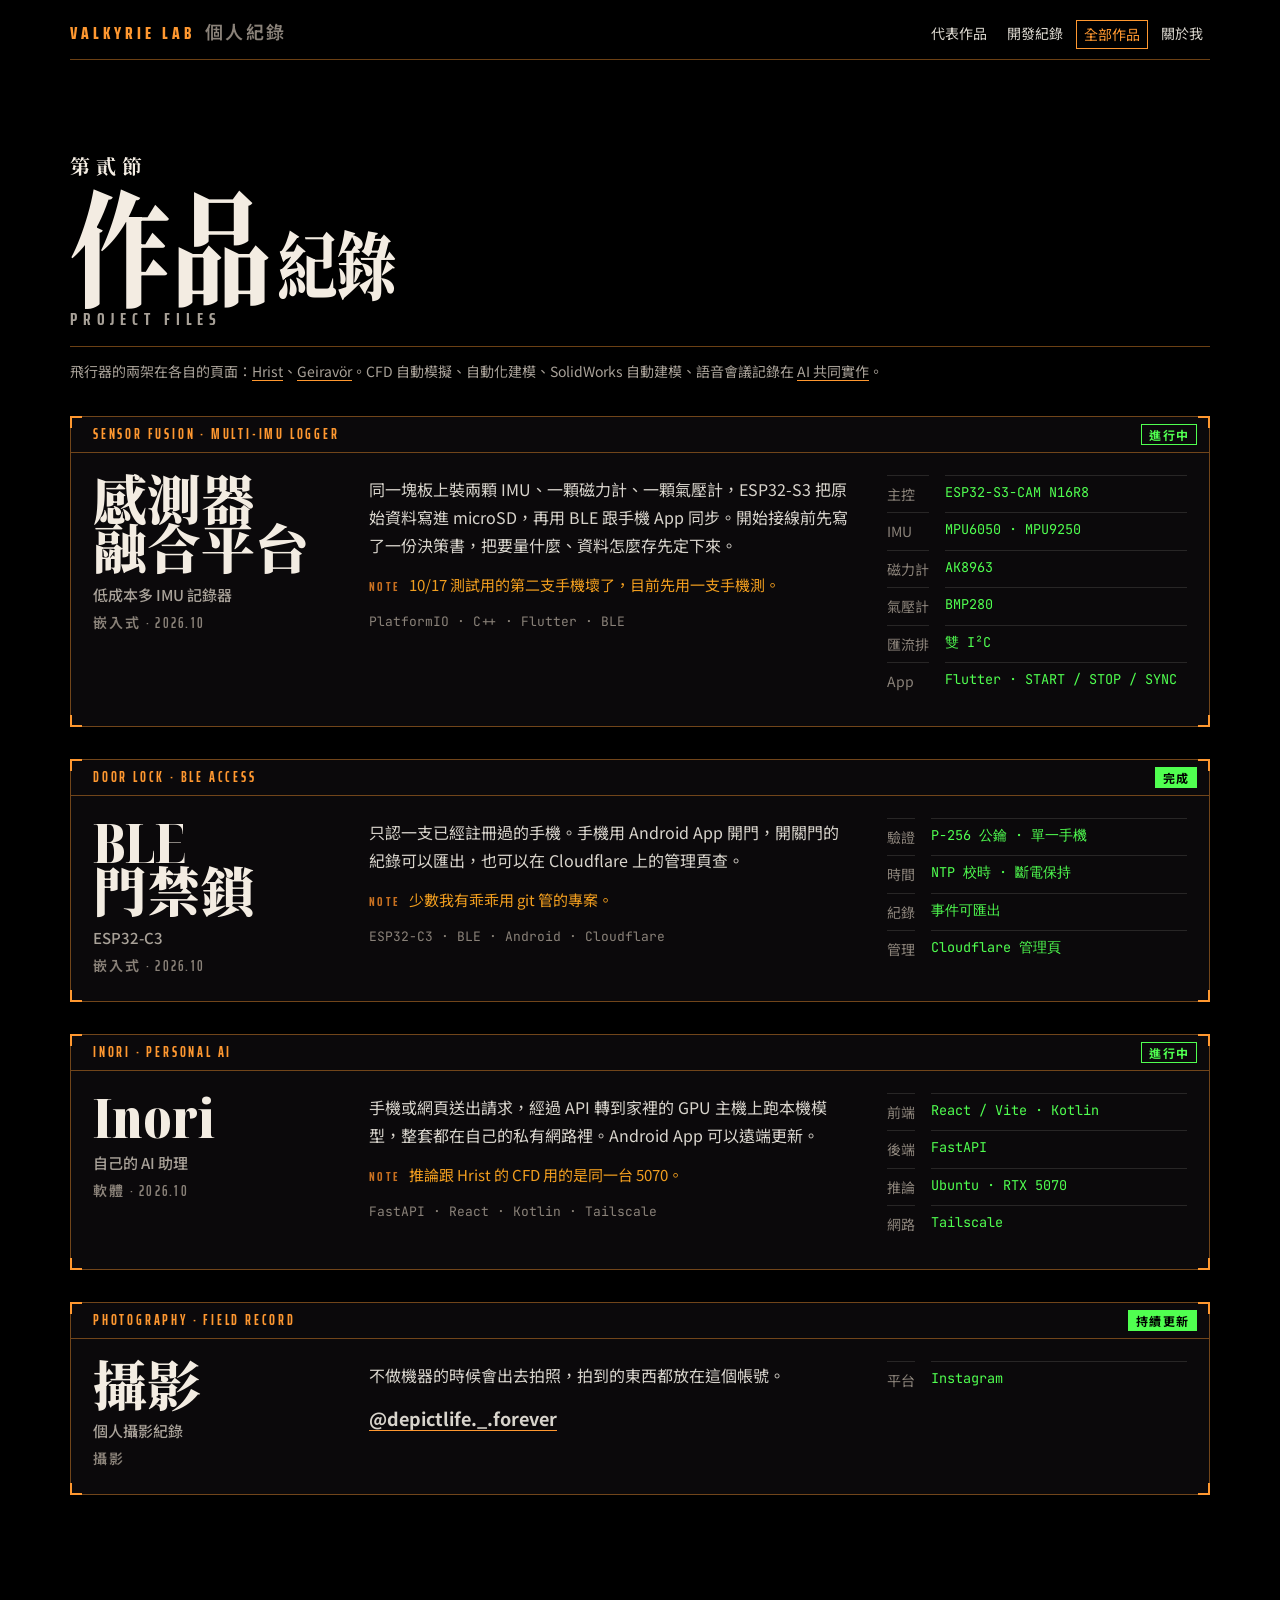
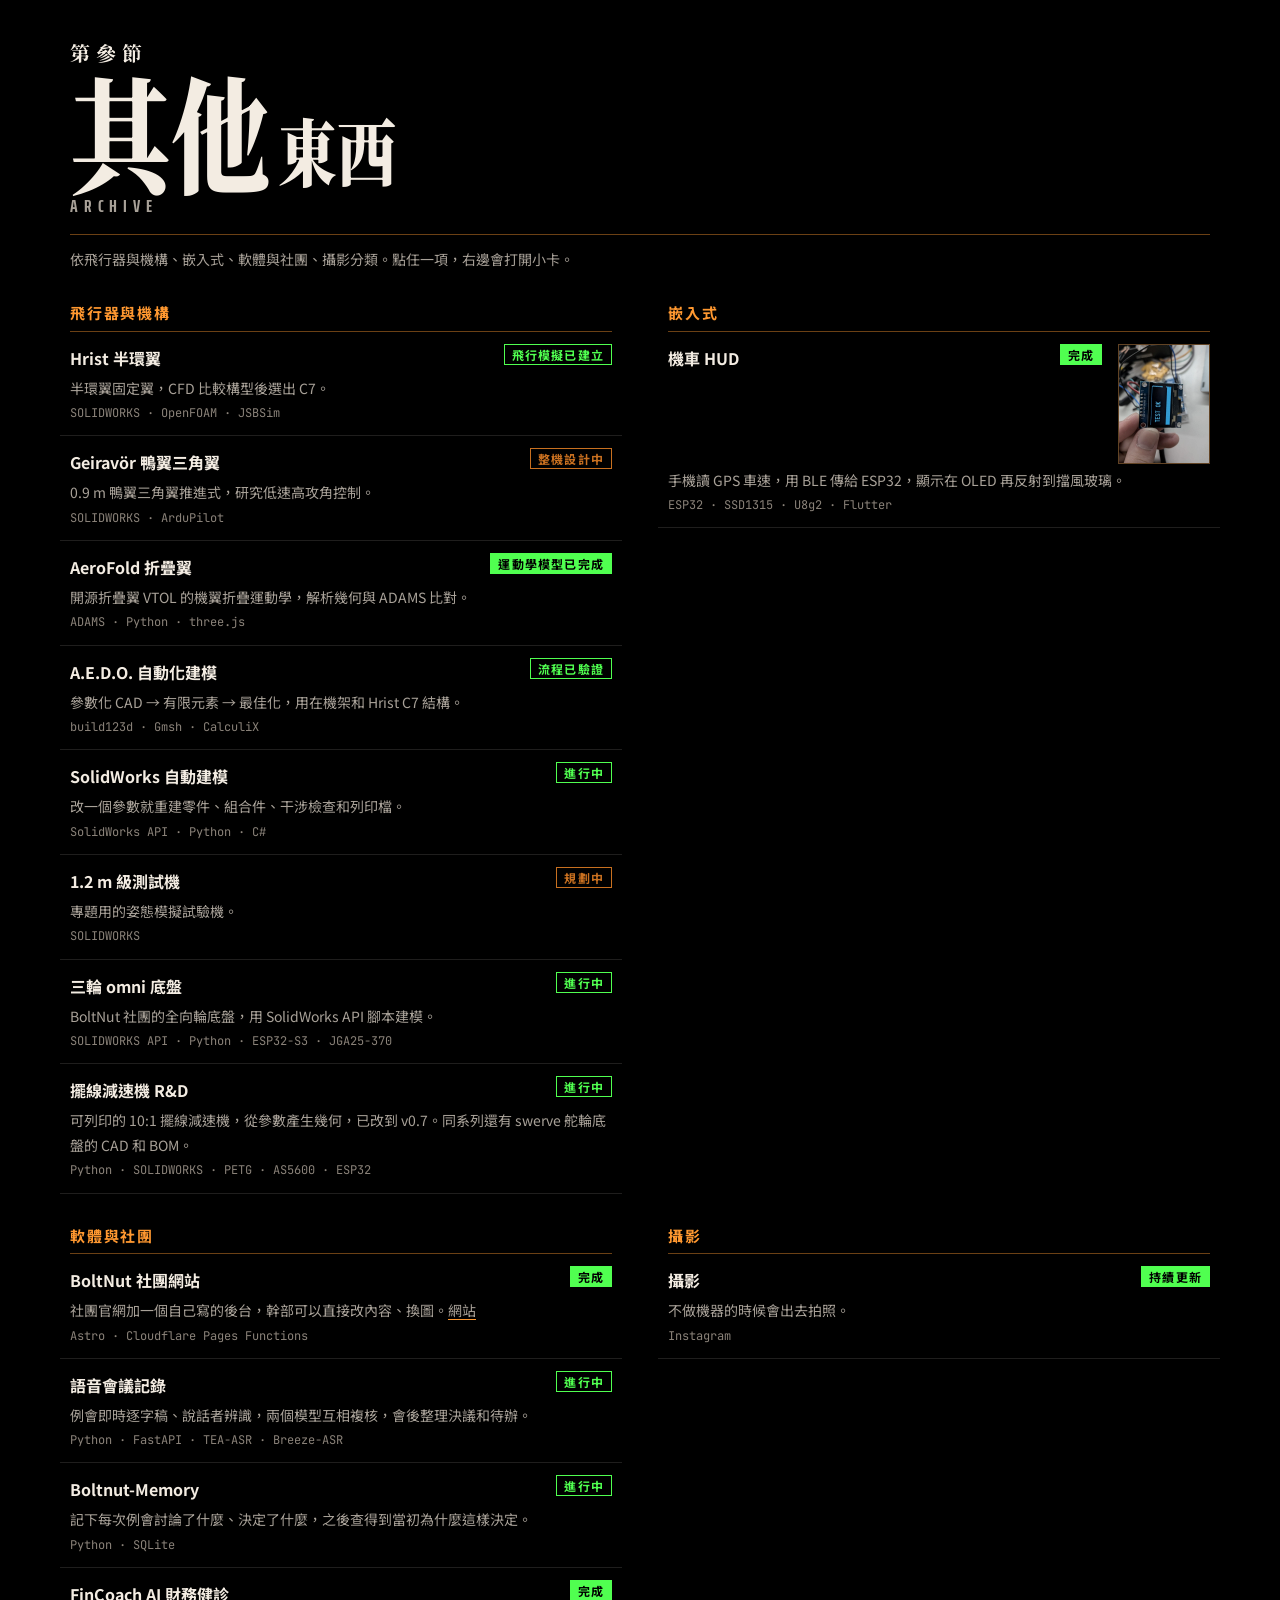
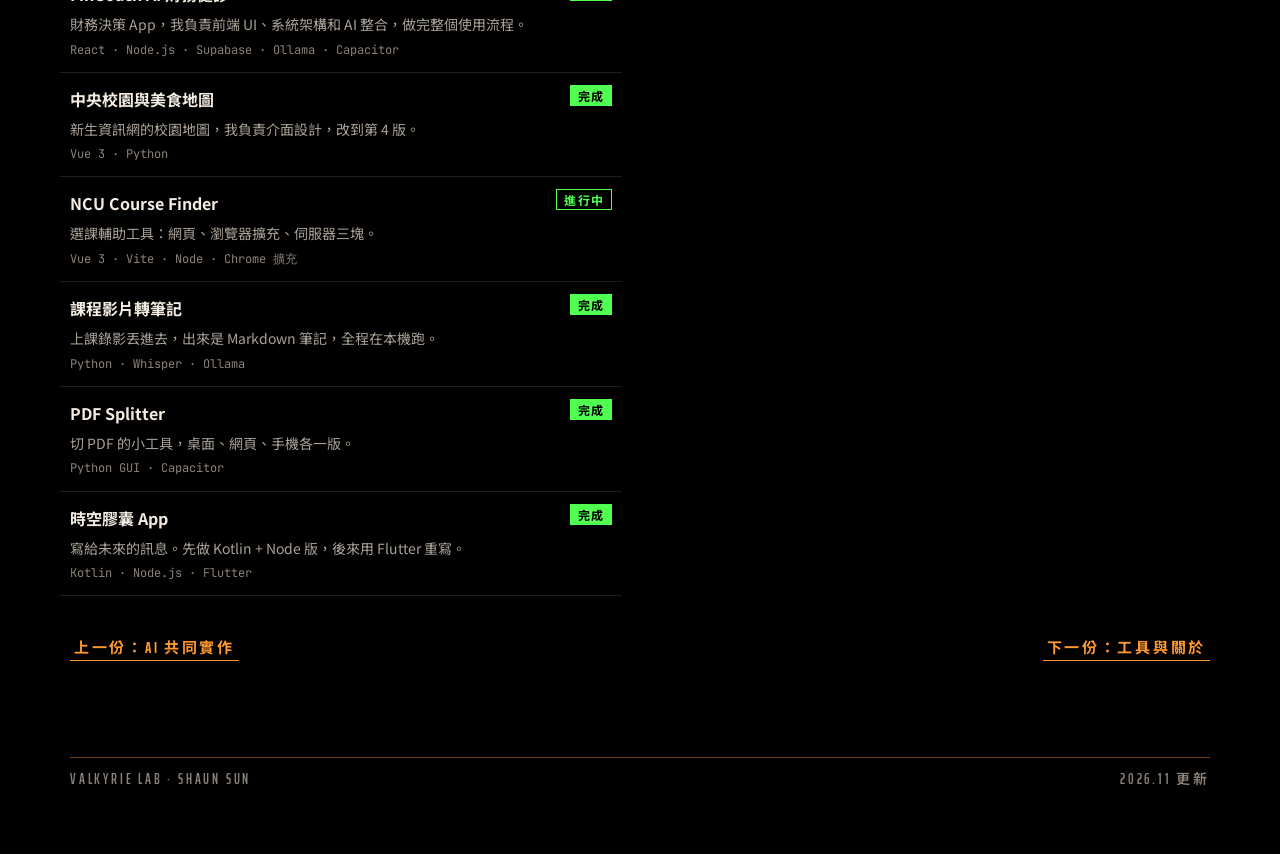
<file: work.html>
<!doctype html>
<html lang="zh-Hant">
<head>
<meta charset="utf-8">
<meta name="viewport" content="width=device-width, initial-scale=1, viewport-fit=cover">
<title>作品 · Shaun Sun</title>
<link rel="preconnect" href="https://fonts.googleapis.com">
<link rel="preconnect" href="https://fonts.gstatic.com" crossorigin>
<link rel="stylesheet" href="https://fonts.googleapis.com/css2?family=Noto+Serif+Display:wdth,wght@62.5..100,700..900&family=Noto+Serif+TC:wght@700;900&family=Noto+Sans+TC:wght@400;500;700&family=Saira+Extra+Condensed:wght@600;700;800&family=JetBrains+Mono:wght@400;500;700&display=swap">
<link rel="stylesheet" href="site.css?v=20261111b">
</head>
<body>
<div class="wrap">

  <header class="top">
    <a class="mark" href="./">VALKYRIE LAB<span>個人紀錄</span></a>
    <nav aria-label="頁面導覽">
      <a href="./#featured">代表作品</a>
      <a href="./#devlog">開發紀錄</a>
      <a href="work.html" aria-current="page">全部作品</a>
      <a href="about.html">關於我</a>
    </nav>
  </header>

  <div class="page-head">
    <h1 class="tc"><span class="ep">第貳節</span><span class="k"><span class="big">作品</span><span>紀錄</span></span><span class="en">Project files</span></h1>
    <p class="sec-note">飛行器的兩架在各自的頁面：<a href="hrist.html">Hrist</a>、<a href="geiravor.html">Geiravör</a>。CFD 自動模擬、自動化建模、SolidWorks 自動建模、語音會議記錄在 <a href="ai.html">AI 共同實作</a>。</p>
  </div>

  <article class="proj fr" id="fusion">
    <div class="p-bar"><span>Sensor fusion · Multi-IMU logger</span><span class="stamp s-now">進行中</span></div>
    <div class="p-head">
      <h3>感測器<wbr>融合平台<small>低成本多 IMU 記錄器</small></h3>
      <p class="meta">嵌入式 · 2026.10</p>
    </div>
    <div class="p-body">
      <p>同一塊板上裝兩顆 IMU、一顆磁力計、一顆氣壓計，ESP32-S3 把原始資料寫進 microSD，再用 BLE 跟手機 App 同步。開始接線前先寫了一份決策書，把要量什麼、資料怎麼存先定下來。</p>
      <p class="note">10/17 測試用的第二支手機壞了，目前先用一支手機測。</p>
      <p class="tools">PlatformIO · C++ · Flutter · BLE</p>
    </div>
    <dl class="p-spec">
      <dt>主控</dt><dd>ESP32-S3-CAM N16R8</dd>
      <dt>IMU</dt><dd>MPU6050 · MPU9250</dd>
      <dt>磁力計</dt><dd>AK8963</dd>
      <dt>氣壓計</dt><dd>BMP280</dd>
      <dt>匯流排</dt><dd>雙 I²C</dd>
      <dt>App</dt><dd>Flutter · START / STOP / SYNC</dd>
    </dl>
  </article>

  <article class="proj fr" id="doorlock">
    <div class="p-bar"><span>Door lock · BLE access</span><span class="stamp s-done">完成</span></div>
    <div class="p-head">
      <h3>BLE 門禁鎖<small>ESP32-C3</small></h3>
      <p class="meta">嵌入式 · 2026.10</p>
    </div>
    <div class="p-body">
      <p>只認一支已經註冊過的手機。手機用 Android App 開門，開關門的紀錄可以匯出，也可以在 Cloudflare 上的管理頁查。</p>
      <p class="note">少數我有乖乖用 git 管的專案。</p>
      <p class="tools">ESP32-C3 · BLE · Android · Cloudflare</p>
    </div>
    <dl class="p-spec">
      <dt>驗證</dt><dd>P-256 公鑰 · 單一手機</dd>
      <dt>時間</dt><dd>NTP 校時 · 斷電保持</dd>
      <dt>紀錄</dt><dd>事件可匯出</dd>
      <dt>管理</dt><dd>Cloudflare 管理頁</dd>
    </dl>
  </article>

  <article class="proj fr" id="inori">
    <div class="p-bar"><span>Inori · Personal AI</span><span class="stamp s-now">進行中</span></div>
    <div class="p-head">
      <h3>Inori<small>自己的 AI 助理</small></h3>
      <p class="meta">軟體 · 2026.10</p>
    </div>
    <div class="p-body">
      <p>手機或網頁送出請求，經過 API 轉到家裡的 GPU 主機上跑本機模型，整套都在自己的私有網路裡。Android App 可以遠端更新。</p>
      <p class="note">推論跟 Hrist 的 CFD 用的是同一台 5070。</p>
      <p class="tools">FastAPI · React · Kotlin · Tailscale</p>
    </div>
    <dl class="p-spec">
      <dt>前端</dt><dd>React / Vite · Kotlin</dd>
      <dt>後端</dt><dd>FastAPI</dd>
      <dt>推論</dt><dd>Ubuntu · RTX 5070</dd>
      <dt>網路</dt><dd>Tailscale</dd>
    </dl>
  </article>

  <article class="proj fr" id="photo">
    <div class="p-bar"><span>Photography · Field record</span><span class="stamp s-done">持續更新</span></div>
    <div class="p-head">
      <h3>攝影<small>個人攝影紀錄</small></h3>
      <p class="meta">攝影</p>
    </div>
    <div class="p-body">
      <p>不做機器的時候會出去拍照，拍到的東西都放在這個帳號。</p>
      <p><a class="ig" href="https://www.instagram.com/depictlife._.forever/" target="_blank" rel="noopener">@depictlife._.forever</a></p>
    </div>
    <dl class="p-spec">
      <dt>平台</dt><dd>Instagram</dd>
    </dl>
  </article>

  <section id="other" aria-labelledby="other-h">
    <h2 class="tc" id="other-h"><span class="ep">第參節</span><span class="k"><span class="big">其他</span><span>東西</span></span><span class="en">Archive</span></h2>
    <p class="sec-note">依飛行器與機構、嵌入式、軟體與社團、攝影分類。點任一項，右邊會打開小卡。</p>
    <div class="groups">
      <div class="group">
        <h3>飛行器與機構</h3>
        <ul class="list">
          <li id="x-hrist"><b>Hrist 半環翼</b><span class="stamp s-now">飛行模擬已建立</span><span class="d">半環翼固定翼，CFD 比較構型後選出 C7。</span><span class="t">SOLIDWORKS · OpenFOAM · JSBSim</span>
            <div class="more" hidden><p>全油門會抬頭，該抬高馬達艙還是改推力方向？比較 C4、C5、C7 的俯仰與阻力後，選出馬達下推 10° 的 C7。</p><p><a href="hrist.html">看 Hrist 專案頁</a></p></div>
          </li>
          <li id="x-gei"><b>Geiravör 鴨翼三角翼</b><span class="stamp s-plan">整機設計中</span><span class="d">0.9 m 鴨翼三角翼推進式，研究低速高攻角控制。</span><span class="t">SOLIDWORKS · ArduPilot</span>
            <div class="more" hidden><p>想用實機資料研究低速、高攻角時怎麼介入控制。整機模型完成，順序是先能飛，再能測、能控。</p><p><a href="geiravor.html">看 Geiravör 專案頁</a></p></div>
          </li>
          <li id="x-aerofold"><b>AeroFold 折疊翼</b><span class="stamp s-done">運動學模型已完成</span><span class="d">開源折疊翼 VTOL 的機翼折疊運動學，解析幾何與 ADAMS 比對。</span><span class="t">ADAMS · Python · three.js</span>
            <div class="more" hidden><p>原機設計 Tim O'Brien。我把 51 個 STL 組回整機，推導斜向鉸鏈讓機翼轉 120° 折回機身的運動學，再用 ADAMS 驗證。</p><p><a href="aerofold.html">看 AeroFold 專案頁</a></p></div>
          </li>
          <li id="x-aedo"><b>A.E.D.O. 自動化建模</b><span class="stamp s-now">流程已驗證</span><span class="d">參數化 CAD → 有限元素 → 最佳化，用在機架和 Hrist C7 結構。</span><span class="t">build123d · Gmsh · CalculiX</span>
            <div class="more" hidden><p>機架在剛性不變下 17.63 → 15.92 g（暫定工況）；C7 結構分析找出著陸是決定尺寸的工況。</p><p><a href="ai.html#aedo">看 A.E.D.O.</a></p></div>
          </li>
          <li id="x-swapi"><b>SolidWorks 自動建模</b><span class="stamp s-now">進行中</span><span class="d">改一個參數就重建零件、組合件、干涉檢查和列印檔。</span><span class="t">SolidWorks API · Python · C#</span>
            <div class="more" hidden><p>用在擺線減速機、omni 底盤和感測器托架。干涉檢查每次都做陽性對照。</p><p><a href="ai.html#swapi">看做法</a></p></div>
          </li>
          <li id="testbed"><b>1.2 m 級測試機</b><span class="stamp s-plan">規劃中</span><span class="d">專題用的姿態模擬試驗機。</span><span class="t">SOLIDWORKS</span>
            <div class="more" hidden>
              <p>專題用的 1.2 m 級固定翼試驗機，做姿態模擬相關的實驗。</p>
              <p>目前還在 SOLIDWORKS 設計階段，細節整理中。</p>
            </div>
          </li>
          <li id="omni"><b>三輪 omni 底盤</b><span class="stamp s-now">進行中</span><span class="d">BoltNut 社團的全向輪底盤，用 SolidWorks API 腳本建模。</span><span class="t">SOLIDWORKS API · Python · ESP32-S3 · JGA25-370</span>
            <div class="more" hidden>
              <p>BoltNut 機器人社的三輪全向底盤。這版的特別之處是<b>用 Python 透過 SolidWorks API 建模</b>：所有尺寸集中在一個設計檔，零件由腳本產生，改尺寸就能重建（<a href="ai.html#swapi">做法</a>）。</p>
              <ul>
                <li>3 組 omni 輪模組：輪轂、12 顆滾子、JGA25-370 馬達與馬達座</li>
                <li>每個輪子都裝 AS5600 磁編碼器量轉角，支架和磁鐵座是自己設計的</li>
                <li>控制：ESP32-S3、TB6612FNG 馬達驅動 ×2、降壓模組，3 串 18650 供電</li>
                <li>規則：先在電腦裡找現成模型，找不到才自己建</li>
              </ul>
              <p class="note">新零件已建完，下一步是依排針位置幫上層板開槽，再組總組合件做干涉檢查。</p>
            </div>
          </li>
          <li id="cycloid"><b>擺線減速機 R&amp;D</b><span class="stamp s-now">進行中</span><span class="d">可列印的 10:1 擺線減速機，從參數產生幾何，已改到 v0.7。同系列還有 swerve 舵輪底盤的 CAD 和 BOM。</span><span class="t">Python · SOLIDWORKS · PETG · AS5600 · ESP32</span>
            <div class="more" hidden>
              <p>給機器手臂用的擺線減速機，目標是用 Bambu X1C 印 PETG，搭配金屬銷和標準軸承。幾何由 Python 依參數產生，也會產生網頁 3D 檢視器和爆炸圖。</p>
              <ul>
                <li><b>v0.4</b>：11 針、10:1、側邊繩捲筒輸出，MG996R 和 JGA25-370 兩種馬達版本；完成 SolidWorks 組合件、干涉檢查和列印檔</li>
                <li><b>配合試片</b>：先印一盤 18 件試片，確認孔補償 +0.2 mm 和軸承配合，再印減速機</li>
                <li><b>v0.5</b>：輸出改成通用法蘭，可以直接接手臂；齒輪 1:1 帶動 AS5600 量輸出角度</li>
                <li><b>v0.6</b>：感測齒輪改 1:5，角度解析度提高 5 倍</li>
                <li><b>v0.7</b>：橡皮筋把感測擺臂拉向輸出齒輪，雙齒面接觸消除齒隙</li>
              </ul>
              <p>另外寫了 ESP32 測試韌體，搭配 AS5600 讀輸出角度。</p>
            </div>
          </li>
        </ul>
      </div>
      <div class="group">
        <h3>嵌入式</h3>
        <ul class="list">
          <li id="hud" class="has-thumb"><b>機車 HUD</b><span class="stamp s-done">完成</span><span class="d">手機讀 GPS 車速，用 BLE 傳給 ESP32，顯示在 OLED 再反射到擋風玻璃。</span><span class="t">ESP32 · SSD1315 · U8g2 · Flutter</span><img class="thumb" src="media/hud.jpg" alt="手上拿著 OLED 螢幕，顯示 TEST OK" loading="lazy">
            <div class="more" hidden>
              <p>騎車時不用低頭看手機的抬頭顯示器。</p>
              <ul>
                <li>Flutter App 讀手機 GPS 車速，透過 BLE 傳給 ESP32</li>
                <li>ESP32 用 U8g2 把數字畫在 SSD1315 OLED 上，再反射到擋風玻璃</li>
                <li>手機和 ESP32 之間的資料格式自己定，有寫成協定文件</li>
                <li>外殼用 SOLIDWORKS 畫</li>
              </ul>
            </div>
          </li>
        </ul>
      </div>
      <div class="group">
        <h3>軟體與社團</h3>
        <ul class="list">
          <li id="bnweb"><b>BoltNut 社團網站</b><span class="stamp s-done">完成</span><span class="d">社團官網加一個自己寫的後台，幹部可以直接改內容、換圖。<a href="https://ncuboltnut.pages.dev/" target="_blank" rel="noopener">網站</a></span><span class="t">Astro · Cloudflare Pages Functions</span>
            <div class="more" hidden>
              <p>BoltNut 機器人社的官網。前台用 Astro，另外寫了一個內容管理後台，幹部不用碰程式碼就能改文字、換照片。</p>
              <ul>
                <li>三個環境：本機開發 → GitHub Pages 測試 → Cloudflare Pages 正式上線</li>
                <li>GitHub 的 main 分支是唯一正本，Cloudflare 只負責部署</li>
                <li>每次 push 都會自動跑檢查和建置，沒過就不會上線</li>
              </ul>
              <p><a href="https://ncuboltnut.pages.dev/" target="_blank" rel="noopener">開啟社團網站 ncuboltnut.pages.dev</a></p>
            </div>
          </li>
          <li id="bnmeet"><b>語音會議記錄</b><span class="stamp s-now">進行中</span><span class="d">例會即時逐字稿、說話者辨識，兩個模型互相複核，會後整理決議和待辦。</span><span class="t">Python · FastAPI · TEA-ASR · Breeze-ASR</span>
            <div class="more" hidden>
              <p>機器人社開會很吵、很多人搶話，又中英夾雜。這套系統在本機即時產生逐字稿並分辨說話者，會後自動整理決議、待辦和待解問題。</p>
              <ul>
                <li>TEA-ASR 即時辨識，Breeze-ASR 在背景重聽同一句，兩邊不一致就標 ⚠</li>
                <li>會後由語言模型對 ⚠ 句提出修正建議，要人按「採用」才會替換</li>
                <li>原始逐字稿只追加不修改，每一句都能還原</li>
                <li>手機可以透過 Tailscale 當麥克風，錄音不離開自己的網路</li>
              </ul>
              <p><a href="ai.html#meeting">完整架構在 AI 共同實作頁</a></p>
            </div>
          </li>
          <li id="bnmem"><b>Boltnut-Memory</b><span class="stamp s-now">進行中</span><span class="d">記下每次例會討論了什麼、決定了什麼，之後查得到當初為什麼這樣決定。</span><span class="t">Python · SQLite</span>
            <div class="more" hidden>
              <p>社團的會議記憶與決策管理器。把例會記錄匯入後，整理成決策紀錄和待辦看板，之後可以查到某個決定是哪一次會議、為什麼這樣定的。</p>
              <ul>
                <li>獨立的 Web UI、HTTP API 和 SQLite 資料庫，本地優先</li>
                <li>社員帳號：管理者建立帳號，社員第一次登入要改密碼；密碼加鹽雜湊保存</li>
                <li>權限分級：社員只能讀已核准的內容、更新指派給自己的待辦；匯入、核准、改決策要管理者</li>
                <li>只在 Tailscale 私有網路內開放</li>
                <li>深度統整交給家裡伺服器上的語言模型，一次只跑一筆，避免重複載入模型</li>
              </ul>
            </div>
          </li>
          <li id="fincoach"><b>FinCoach AI 財務健診</b><span class="stamp s-done">完成</span><span class="d">財務決策 App，我負責前端 UI、系統架構和 AI 整合，做完整個使用流程。</span><span class="t">React · Node.js · Supabase · Ollama · Capacitor</span>
            <div class="more" hidden>
              <p>AI 財務健診平台：使用者填完問卷，就拿到個人化的投資人格報告，再用 AI 諮詢和保單分析了解自己的財務狀況。我負責前端 UI、系統架構和 AI 整合。</p>
              <ul>
                <li>19 題問卷量「自信分 × 行動分」，分出 5 種投資人格</li>
                <li>本機語言模型即時生成人格報告</li>
                <li>AI 諮詢：先判斷問題類型，再帶入保單內容回答，並記住對話</li>
                <li>上傳保單 PDF：切塊做向量檢索，可以問答、自動抓欄位</li>
                <li>財務管理中心：資產負債表（外幣即時匯率）、收支表、退休缺口、記帳月曆</li>
                <li>用 Capacitor 打包成 Android App</li>
              </ul>
              <p class="tools">架構：React/Vite 前端 → Supabase 存帳戶與財務資料；AI 服務走 Node.js 後端 → 本機 Ollama 模型</p>
            </div>
          </li>
          <li id="ncumap"><b>中央校園與美食地圖</b><span class="stamp s-done">完成</span><span class="d">新生資訊網的校園地圖，我負責介面設計，改到第 4 版。</span><span class="t">Vue 3 · Python</span>
            <div class="more" hidden>
              <p>給新生資訊網用的互動地圖，涵蓋校園、中央路和宵夜街的店家。我負責介面設計，目標是讓剛入學的新生找得到路、找得到吃的。</p>
              <ul>
                <li>從 v1 一路改到 v4</li>
                <li>另外做了手機版版面</li>
              </ul>
            </div>
          </li>
          <li id="ncf"><b>NCU Course Finder</b><span class="stamp s-now">進行中</span><span class="d">選課輔助工具：網頁、瀏覽器擴充、伺服器三塊。</span><span class="t">Vue 3 · Vite · Node · Chrome 擴充</span>
            <div class="more" hidden>
              <p>選課和修課進度的個人儀表板。</p>
              <ul>
                <li><b>網頁</b>：Vue 3 + Vite 做的個人儀表板</li>
                <li><b>瀏覽器擴充</b>：登入學校系統後，一鍵把資料同步到自己的伺服器</li>
                <li><b>伺服器</b>：Node，只在自己的電腦和私有網路上跑</li>
                <li>參考系上的應修科目表和課程地圖</li>
              </ul>
            </div>
          </li>
          <li id="lvn"><b>課程影片轉筆記</b><span class="stamp s-done">完成</span><span class="d">上課錄影丟進去，出來是 Markdown 筆記，全程在本機跑。</span><span class="t">Python · Whisper · Ollama</span>
            <div class="more" hidden>
              <p>把 YouTube 或本機的課程影片整理成結構化的 Markdown 筆記，不需要任何雲端 API。</p>
              <ul>
                <li>下載影片和字幕；字幕不夠時用 Whisper（GPU）轉文字</li>
                <li>抽影格，用 OCR 讀投影片內容，再和逐字稿依時間對齊</li>
                <li>本機語言模型合成筆記，關鍵定理再到 Wikipedia 交叉驗證</li>
                <li>每支影片輸出逐字稿、OCR、時間軸和最後的筆記，每一步都能回查</li>
              </ul>
            </div>
          </li>
          <li id="pdf"><b>PDF Splitter</b><span class="stamp s-done">完成</span><span class="d">切 PDF 的小工具，桌面、網頁、手機各一版。</span><span class="t">Python GUI · Capacitor</span>
            <div class="more" hidden>
              <p>切 PDF 的小工具（例如把原文課本拆成章節），同一個功能做成三種版本：</p>
              <ul>
                <li><b>桌面</b>：Python GUI，打包成 Windows 執行檔</li>
                <li><b>網頁</b>：單一 HTML 頁面，在瀏覽器裡處理</li>
                <li><b>手機</b>：Capacitor 打包成 Android／iOS App</li>
              </ul>
            </div>
          </li>
          <li id="capsule"><b>時空膠囊 App</b><span class="stamp s-done">完成</span><span class="d">寫給未來的訊息。先做 Kotlin + Node 版，後來用 Flutter 重寫。</span><span class="t">Kotlin · Node.js · Flutter</span>
            <div class="more" hidden>
              <p>寫給未來的訊息。</p>
              <ul>
                <li>第一版：Android（Kotlin）App 加 Node.js 後端</li>
                <li>第二版：用 Flutter 重寫，同一份程式可以跑在不同平台</li>
              </ul>
            </div>
          </li>
        </ul>
      </div>
      <div class="group">
        <h3>攝影</h3>
        <ul class="list">
          <li id="x-photo"><b>攝影</b><span class="stamp s-done">持續更新</span><span class="d">不做機器的時候會出去拍照。</span><span class="t">Instagram</span>
            <div class="more" hidden><p>拍到的東西都放在 Instagram。</p><p><a href="https://www.instagram.com/depictlife._.forever/" target="_blank" rel="noopener">@depictlife._.forever</a></p></div>
          </li>
        </ul>
      </div>
    </div>
  </section>

  <aside class="drawer" id="drawer" role="dialog" aria-modal="false" aria-labelledby="drawer-h" hidden>
    <div class="p-bar"><span id="drawer-cat">專案</span><button type="button" class="drawer-x" id="drawer-x" aria-label="關閉小卡">✕ 關閉</button></div>
    <div class="drawer-body">
      <h3 id="drawer-h"></h3>
      <div id="drawer-stamp"></div>
      <div id="drawer-more"></div>
      <p class="tools" id="drawer-t"></p>
    </div>
  </aside>

  <p class="next"><a href="ai.html">上一份：AI 共同實作</a><a href="about.html">下一份：工具與關於</a></p>

  <footer>
    <span>Valkyrie Lab · Shaun Sun</span>
    <span>2026.11 更新</span>
  </footer>
</div>
<script src="site.js?v=20261111b"></script>
<script src="drawer.js?v=20261110e"></script>
</body>
</html>
</file>
<file: site.css>
/* Shared styles for every page of the site.
   An original console-style personal record in the mood of 1990s anime command screens (no show marks):
   title-card headings (white heavy Mincho, compressed, big + small), thin orange frames with corner marks,
   green = state/data, red only for a real alert (the stall warning). */
:root {
  --void: #000000;
  --panel: #0b090b;
  --paper: #f3ece2;
  --ink: #d8d4cc;
  --ink-2: #a8a198;
  --ink-3: #8a8279;
  --line: rgba(216, 212, 204, 0.14);
  --or: #ff9830;
  --or-dim: #c87020;
  --or-line: rgba(255, 152, 48, 0.42);
  --or-faint: rgba(255, 152, 48, 0.13);
  --data: #50ff50;
  --amber: #f19e1f;
  --red: #ff3030;
  --model: #d8d4cc;
  --title: "Noto Serif Display", "Noto Serif TC", "Songti TC", serif;
  --mincho: "Noto Serif TC", "Songti TC", "PMingLiU", serif;
  --cond: "Saira Extra Condensed", "Arial Narrow", "Noto Sans TC", sans-serif;
  --sans: "Noto Sans TC", "PingFang TC", "Microsoft JhengHei", system-ui, sans-serif;
  --mono: "JetBrains Mono", ui-monospace, "Cascadia Mono", Consolas, monospace;
  color-scheme: dark;
}
/* dark by design: the console has no light mode, both theme hooks keep the same tokens */
@media (prefers-color-scheme: dark) { :root:not([data-theme="light"]) { color-scheme: dark; } }
:root[data-theme="dark"] { color-scheme: dark; }

* { box-sizing: border-box; }
html { scrollbar-color: var(--or-dim) var(--void); caret-color: var(--data); }
body { margin: 0; overflow-x: clip; background: var(--void); color: var(--ink); font: 16px/1.75 var(--sans); }
::selection { background: var(--or); color: #000; }
a { color: inherit; text-decoration: none; background: linear-gradient(var(--or), var(--or)) 0 100% / 100% 1px no-repeat; transition: background-size .12s steps(2), color .12s steps(2); }
a:hover { background-size: 100% 100%; color: #000; }
:focus-visible { outline: 1px solid var(--data); outline-offset: 3px; }
h1, h2, h3 { margin: 0; }
p, li, dd { text-wrap: pretty; }
button { font: inherit; color: inherit; }

.wrap {
  max-width: 1180px; margin: 0 auto;
  padding-left: max(20px, env(safe-area-inset-left, 0px));
  padding-right: max(20px, env(safe-area-inset-right, 0px));
  padding-block: 20px 64px;
}
.cap { font: 700 14px/1.3 var(--cond); letter-spacing: .2em; text-transform: uppercase; color: var(--or); }

/* frame with corner marks */
.fr { position: relative; border: 1px solid var(--or-line); }
.fr::before {
  content: ""; position: absolute; inset: -1px; pointer-events: none; z-index: 2;
  --c: var(--or); --l: 12px;
  background:
    linear-gradient(var(--c), var(--c)) 0 0 / var(--l) 2px, linear-gradient(var(--c), var(--c)) 0 0 / 2px var(--l),
    linear-gradient(var(--c), var(--c)) 100% 0 / var(--l) 2px, linear-gradient(var(--c), var(--c)) 100% 0 / 2px var(--l),
    linear-gradient(var(--c), var(--c)) 0 100% / var(--l) 2px, linear-gradient(var(--c), var(--c)) 0 100% / 2px var(--l),
    linear-gradient(var(--c), var(--c)) 100% 100% / var(--l) 2px, linear-gradient(var(--c), var(--c)) 100% 100% / 2px var(--l);
  background-repeat: no-repeat;
}
.panel-h { display: flex; flex-wrap: wrap; justify-content: space-between; gap: 4px 12px; padding: 7px 12px; border-bottom: 1px solid var(--or-line); font: 700 13px/1.2 var(--cond); letter-spacing: .2em; text-transform: uppercase; color: var(--or); }

/* ---------- top ---------- */
.top { display: flex; flex-wrap: wrap; justify-content: space-between; align-items: baseline; gap: 8px 24px; padding-bottom: 10px; border-bottom: 1px solid var(--or-line); }
.top .mark { font: 800 18px/1 var(--cond); letter-spacing: .22em; color: var(--or); background: none; }
.top .mark span { color: var(--ink-3); font-weight: 600; letter-spacing: .14em; margin-left: 10px; }
.top .mark:hover { color: var(--or); }
.top nav { display: flex; flex-wrap: wrap; gap: 4px 6px; font-size: 14px; }
.top nav a { background-size: 0 1px; padding: 1px 7px; }
.top nav a:hover { background-size: 100% 100%; }
.top nav a[aria-current="page"] { border: 1px solid var(--or); color: var(--or); }
.top nav a[aria-current="page"]:hover { color: #000; }

/* ---------- home hero: a title card ---------- */
.hero { padding-top: clamp(40px, 7vw, 88px); }
.ep { margin: 0 0 14px; font: 700 clamp(16px, 1.8vw, 20px)/1 var(--mincho); letter-spacing: .3em; color: var(--paper); }
h1 { font-family: var(--title); font-stretch: 62.5%; font-weight: 900; line-height: .78; color: var(--paper); }
h1 .ln { display: block; width: max-content; transform: scaleX(.8); transform-origin: left; }
h1 .l2 { font-size: clamp(104px, 20vw, 262px); }
h1 .ch { display: inline-block; }
.hero .cap { margin: 18px 0 0; }
.lede { font-size: clamp(16px, 1.8vw, 18px); max-width: 36em; margin: 28px 0 0; color: var(--ink-2); }
.lede b { color: var(--paper); font-weight: 500; }

.node { display: grid; grid-template-columns: 38px minmax(0, 1fr); gap: 0 12px; align-items: center; padding: 10px 12px; }
.node + .node { border-top: 1px solid var(--line); }
.hx { width: 38px; height: 33px; display: grid; place-items: center; clip-path: polygon(25% 0, 75% 0, 100% 50%, 75% 100%, 25% 100%, 0 50%); background: var(--or); color: #000; font: 800 18px/1 var(--cond); }
.node b { display: block; font: 700 16px/1.2 var(--cond); letter-spacing: .14em; color: var(--paper); }
.node span { display: block; font-size: 13px; line-height: 1.5; color: var(--ink-2); }

/* ---------- wind tunnel ---------- */
.tunnel { margin-top: 40px; --c-bg: #000000; --c-grid: #24170a; --c-line: #2fa63f; --c-hot: #ff9830; --c-foil: #ff9830; --c-alert: #ff3030; --c-tick: #c87020; }
.t-view { position: relative; }
.t-view canvas { display: block; width: 100%; height: clamp(280px, 40vw, 440px); background: #000; cursor: ns-resize; touch-action: pan-y; }
.t-view::after { content: ""; position: absolute; inset: 0; pointer-events: none; background: repeating-linear-gradient(0deg, rgba(0, 0, 0, .28) 0 1px, transparent 1px 3px); }
.tunnel-bar { display: flex; flex-wrap: wrap; align-items: center; gap: 10px 24px; padding: 10px 12px; border-top: 1px solid var(--or-line); font-size: 14px; color: var(--ink-2); }
.tunnel-bar label { display: flex; align-items: center; gap: 10px; font: 700 14px/1 var(--cond); letter-spacing: .18em; color: var(--or); }
.tunnel-bar input { width: 170px; accent-color: var(--or); }
.aoa { font: 500 14px/1 var(--cond); letter-spacing: .16em; color: var(--or); }
.aoa i { font: 700 24px/1 var(--mono); font-style: normal; color: var(--amber); }
.aoa b { font: 700 30px/1 var(--mono); letter-spacing: 0; color: var(--amber); font-variant-numeric: tabular-nums; margin: 0 2px 0 6px; }
.state { padding: 5px 9px 4px; border: 1px solid var(--data); color: var(--data); font: 800 15px/1 var(--cond); letter-spacing: .24em; }
.state.bad { border-color: var(--red); background: var(--red); color: #000; }

/* stall warning: one banner across the top of the tunnel, one across the bottom */
.banner { position: absolute; left: 46px; right: 0; z-index: 1; display: flex; align-items: stretch; background: rgba(0, 0, 0, .9); border-block: 2px solid var(--red); color: var(--red); pointer-events: none; visibility: hidden; }
.banner.top { top: 10px; }
.banner.bot { bottom: 10px; }
.banner .hzb { flex: 0 0 clamp(28px, 6vw, 72px); background: repeating-linear-gradient(-45deg, var(--red) 0 8px, #000 8px 16px); }
.banner .msg { flex: 1; display: flex; flex-wrap: wrap; align-items: baseline; justify-content: center; gap: 2px 18px; padding: 6px 12px; text-align: center; }
.banner b { font: 900 clamp(26px, 3.6vw, 38px)/1 var(--mincho); letter-spacing: .14em; }
.banner .en { font: 800 clamp(14px, 1.8vw, 19px)/1.2 var(--cond); letter-spacing: .34em; }
.banner small { font: 700 14px/1.5 var(--sans); color: var(--ink); }
.t-view.stall .banner { visibility: visible; }

/* ---------- title-card headings: first part big, second part small ---------- */
section { margin-top: clamp(88px, 12vw, 148px); }
.page-head { margin-top: clamp(48px, 8vw, 96px); }
.tc { display: grid; gap: 10px; padding-bottom: 16px; border-bottom: 1px solid var(--or-line); }
.tc .ep { margin: 0; }
.tc .k { display: flex; align-items: flex-end; flex-wrap: wrap; gap: 0 .1em; justify-self: start; transform: scaleX(.8); transform-origin: left bottom; font: 900 clamp(40px, 6vw, 74px)/1 var(--mincho); color: var(--paper); }
.tc .k .big { font-size: 1.7em; line-height: .9; }
.tc .en { font: 700 clamp(14px, 1.6vw, 18px)/1.2 var(--cond); letter-spacing: .32em; text-transform: uppercase; color: var(--ink-2); }
.sec-note { margin: 12px 0 0; font-size: 14px; color: var(--ink-2); }

/* status stamps: outline = in progress (blinks in the bar), solid = done, dim = planned */
.stamp { display: inline-block; padding: 4px 7px 3px; border: 1px solid currentColor; font: 700 12px/1 var(--sans); letter-spacing: .1em; white-space: nowrap; }
.s-now { color: var(--data); }
.s-done { color: #000; background: var(--data); border-color: var(--data); }
.s-plan { color: var(--or-dim); }

/* ---------- home: project index ---------- */
.index { list-style: none; margin: 28px 0 0; padding: 0; display: grid; grid-template-columns: repeat(2, minmax(0, 1fr)); gap: 16px; }
.index a { display: grid; grid-template-rows: auto 1fr; gap: 10px; height: 100%; padding: 0 18px 16px; background: var(--panel); border: 1px solid var(--or-line); transition: border-color .12s steps(2), background-color .12s steps(2); }
.index a:hover { color: inherit; background: var(--or-faint); border-color: var(--or); }
.index .p-bar { margin: 0 -18px; padding: 7px 12px 7px 18px; }
.index .nm { font-family: var(--title); font-stretch: 66%; font-weight: 900; font-size: clamp(30px, 3.4vw, 44px); line-height: 1; color: var(--paper); }
.index .nm small { display: block; margin-top: 6px; font: 500 14px/1.4 var(--sans); color: var(--ink-2); }

/* ---------- project articles ---------- */
.proj {
  margin-top: 32px; background: var(--panel);
  display: grid; grid-template-columns: minmax(0, 240px) minmax(0, 1fr) minmax(0, 300px); gap: 22px 36px;
  padding: 0 22px 26px; scroll-margin-top: 20px;
}
.p-bar { grid-column: 1 / -1; margin: 0 -22px; padding: 7px 12px 7px 22px; display: flex; flex-wrap: wrap; justify-content: space-between; align-items: center; gap: 8px 16px; border-bottom: 1px solid var(--or-line); font: 700 14px/1.2 var(--cond); letter-spacing: .2em; text-transform: uppercase; color: var(--or); }
.p-head { display: grid; gap: 10px; align-content: start; }
h3 { font-family: var(--title); font-stretch: 66%; font-weight: 900; font-size: clamp(36px, 4.2vw, 54px); line-height: .92; color: var(--paper); word-break: keep-all; overflow-wrap: anywhere; text-wrap: balance; }
h3.fit { font-size: clamp(30px, 3.3vw, 44px); }
h3 small { display: block; margin-top: 10px; font: 500 15px/1.4 var(--sans); color: var(--ink-2); }
.meta { margin: 0; font: 600 14px/1.2 var(--cond); letter-spacing: .16em; text-transform: uppercase; color: var(--ink-3); }
.p-body { display: grid; gap: 14px; align-content: start; min-width: 0; }
.p-body p { margin: 0; }
.note { color: var(--amber); font-size: 15px; line-height: 1.6; }
.note::before { content: "NOTE"; margin-right: 10px; font: 700 13px/1 var(--cond); letter-spacing: .18em; color: var(--or-dim); }
.tools { font: 13px/1.7 var(--mono); color: var(--ink-3); }
.subs { list-style: none; margin: 0; padding: 0; font-size: 15px; }
.subs li { display: flex; justify-content: space-between; align-items: center; gap: 12px; padding: 7px 0; border-bottom: 1px solid var(--line); }
.log { list-style: none; margin: 24px 0 0; padding: 0; border-left: 2px solid var(--or); }
.log li { display: grid; grid-template-columns: 56px 128px minmax(0, 1fr); gap: 4px 16px; align-items: baseline; padding: 12px 0 12px 16px; border-bottom: 1px solid var(--line); }
.log time { font: 13px/1.4 var(--mono); color: var(--amber); font-variant-numeric: tabular-nums; }
.log b { font: 700 18px/1.2 var(--cond); letter-spacing: .14em; color: var(--or); }
.log span { color: var(--ink-2); max-width: 40em; }
.p-spec { margin: 0; display: grid; grid-template-columns: max-content minmax(0, 1fr); gap: 0 16px; align-content: start; font-size: 14px; }
.p-spec dt { padding: 6px 0; border-top: 1px solid var(--line); color: var(--ink-3); }
.p-spec dd { margin: 0; padding: 6px 0; border-top: 1px solid var(--line); font: 13.5px/1.6 var(--mono); color: var(--data); min-width: 0; overflow-wrap: anywhere; font-variant-numeric: tabular-nums; }
.media { grid-column: 1 / -1; display: grid; grid-template-columns: repeat(3, minmax(0, 1fr)); gap: 16px; }
.media figure { margin: 0; display: grid; gap: 8px; min-width: 0; }
.media figcaption { font: 600 14px/1.3 var(--cond); letter-spacing: .14em; text-transform: uppercase; color: var(--ink-3); }
.foil img { display: block; width: 100%; max-width: 100%; aspect-ratio: 4 / 1; object-fit: contain; padding: 10px; background: #fff; filter: invert(1); border: 1px solid #555; }

/* 3D viewers */
.viewer { grid-column: 1 / -1; position: relative; margin: 0; }
.v-stage { position: relative; }
.v-stage canvas {
  display: block; width: 100%; height: clamp(300px, 46vw, 540px); cursor: grab; touch-action: pan-y;
  background: linear-gradient(var(--line) 1px, transparent 1px) 0 0 / 40px 40px, linear-gradient(90deg, var(--line) 1px, transparent 1px) 0 0 / 40px 40px, #000;
}
.v-stage canvas:active { cursor: grabbing; }
.v-load { position: absolute; left: 12px; top: 10px; font: 13px/1.4 var(--mono); color: var(--data); pointer-events: none; }
.viewer .note { font-family: var(--sans); padding: 10px 12px 12px; margin: 0; }
.rack { position: absolute; right: 10px; top: 10px; width: 196px; background: rgba(0, 0, 0, .78); pointer-events: none; }
.rack dl { margin: 0; display: grid; grid-template-columns: max-content minmax(0, 1fr); gap: 0 10px; padding: 6px 10px 8px; }
.rack dt { font: 700 12px/1.9 var(--cond); letter-spacing: .18em; color: var(--or); }
.rack dd { margin: 0; font: 12px/1.9 var(--mono); color: var(--data); text-align: right; font-variant-numeric: tabular-nums; }
.v-ctl { display: flex; flex-wrap: wrap; align-items: center; gap: 8px 10px; padding: 10px 12px; border-top: 1px solid var(--or-line); }
.tg { padding: 5px 10px 4px; border: 1px solid var(--or-dim); background: transparent; color: var(--or); font: 700 14px/1 var(--cond); letter-spacing: .16em; cursor: pointer; transition: background-color .12s steps(2), color .12s steps(2); }
.tg[aria-pressed="true"] { background: var(--or); border-color: var(--or); color: #000; }
.tg:disabled { opacity: .4; cursor: default; }
.v-ctl label { display: flex; align-items: center; gap: 8px; margin-left: auto; font: 700 14px/1 var(--cond); letter-spacing: .16em; color: var(--or); }
.v-ctl input { width: 150px; accent-color: var(--or); }
.v-ctl output { min-width: 5.5em; font: 13px/1 var(--mono); color: var(--amber); font-variant-numeric: tabular-nums; }
.legend { display: flex; flex-wrap: wrap; gap: 8px 28px; padding: 0 12px 4px; }
.leg { display: grid; gap: 4px; min-width: 200px; flex: 1; max-width: 340px; }
.leg span { font: 600 13px/1.2 var(--cond); letter-spacing: .14em; color: var(--ink-2); }
.leg i { display: block; height: 8px; }
.leg em { display: flex; justify-content: space-between; font: normal 11px/1 var(--mono); color: var(--ink-3); }
.ig { font-size: 18px; font-weight: 700; }

/* ---------- archive ---------- */
.groups { display: grid; grid-template-columns: repeat(2, minmax(0, 1fr)); gap: 0 56px; }
.group h3 { font: 700 15px/1.3 var(--sans); letter-spacing: .12em; color: var(--or); padding: 32px 0 8px; border-bottom: 1px solid var(--or-line); }
.list { list-style: none; margin: 0; padding: 0; }
.list li { display: grid; grid-template-columns: minmax(0, 1fr) max-content; gap: 4px 16px; padding: 12px 10px; margin: 0 -10px; border-bottom: 1px solid var(--line); scroll-margin-top: 20px; transition: background-color .12s steps(2); }
.list li:hover, .list li:target { background-color: var(--or-faint); }
.list b { color: var(--paper); font-weight: 700; }
.list .d { grid-column: 1 / -1; font-size: 14px; color: var(--ink-2); }
.list .t { grid-column: 1 / -1; font: 12px/1.6 var(--mono); color: var(--ink-3); }
.list .stamp { align-self: start; }
.list li.has-thumb { grid-template-columns: minmax(0, 1fr) max-content 92px; }
.list .thumb { grid-column: 3; grid-row: 1 / span 3; width: 92px; height: 120px; max-width: 100%; object-fit: cover; border: 1px solid var(--or-line); filter: grayscale(.35) contrast(1.08); }
.list li[role="button"] { cursor: pointer; }
.list li[aria-expanded="true"] { background-color: var(--or-faint); box-shadow: inset 3px 0 0 var(--or); }
.list li .more { display: none; }

/* ---------- archive side card ---------- */
.drawer { position: fixed; z-index: 50; top: 0; right: 0; bottom: 0; width: min(440px, 100vw); display: flex; flex-direction: column; background: var(--panel); border-left: 1px solid var(--or); box-shadow: -24px 0 48px rgba(0, 0, 0, .7); }
.drawer[hidden] { display: none; }
.drawer .p-bar { margin: 0; flex: none; }
.drawer-x { font: 700 14px/1 var(--cond); letter-spacing: .16em; color: var(--or); background: none; border: 1px solid var(--or-line); padding: 6px 10px; cursor: pointer; }
.drawer-x:hover { background: var(--or); color: #000; }
.drawer-body { flex: 1; overflow-y: auto; overscroll-behavior: contain; padding: 22px 22px 32px; display: grid; gap: 14px; align-content: start; }
.drawer-body h3 { font-size: clamp(30px, 3.4vw, 40px); }
.drawer-body #drawer-more { display: grid; gap: 12px; font-size: 15px; }
.drawer-body #drawer-more p { margin: 0; }
.drawer-body #drawer-more ul { margin: 0; padding-left: 1.1em; display: grid; gap: 6px; color: var(--ink-2); }
.drawer-body #drawer-more b { color: var(--paper); }
@media (prefers-reduced-motion: no-preference) {
  .drawer:not([hidden]) { animation: slidein .24s steps(4, jump-none) both; }
  @keyframes slidein { from { transform: translateX(40px); opacity: 0; } }
}

/* ---------- tools ---------- */
.xref { margin: 28px 0 0; display: grid; grid-template-columns: max-content minmax(0, 1fr); gap: 0 28px; }
.xref dt, .xref dd { margin: 0; padding: 12px 0; border-bottom: 1px solid var(--line); }
.xref dt { font: 500 14px/1.6 var(--mono); color: var(--or); }
.xref dd { display: flex; flex-wrap: wrap; gap: 2px 18px; font-size: 15px; min-width: 0; }

/* ---------- about ---------- */
.about { display: grid; grid-template-columns: minmax(0, 1.4fr) minmax(0, 1fr); gap: 40px 64px; padding-top: 28px; }
.about p { margin: 0 0 14px; max-width: 36em; }
.side { display: grid; gap: 24px; align-content: start; }
.contact { margin: 0; align-content: start; display: grid; grid-template-columns: max-content minmax(0, 1fr); }
.contact dt, .contact dd { margin: 0; padding: 10px 12px; border-bottom: 1px solid var(--line); min-width: 0; overflow-wrap: anywhere; }
.contact dt { font: 700 14px/1.6 var(--cond); letter-spacing: .16em; text-transform: uppercase; color: var(--or); }
.contact .todo { color: var(--ink-3); }

.next { margin-top: 40px; display: flex; flex-wrap: wrap; justify-content: space-between; gap: 12px; font: 700 15px/1.4 var(--cond); letter-spacing: .18em; text-transform: uppercase; }
/* ---------- AI co-work page: pipelines, wide figures, split of work ---------- */
.flow { grid-column: 1 / -1; list-style: none; margin: 0; padding: 0; display: flex; flex-wrap: nowrap; align-items: stretch; gap: 0; counter-reset: st; }
.flow li { counter-increment: st; flex: 1 1 0; min-width: 0; display: grid; align-content: start; gap: 4px; padding: 10px 12px; border: 1px solid var(--or-line); background: var(--void); position: relative; margin-right: 22px; }
.flow li:last-child { margin-right: 0; }
.flow li::before { content: counter(st, decimal-leading-zero); font: 700 13px/1 var(--cond); letter-spacing: .18em; color: var(--or); }
.flow li:not(:last-child)::after { content: "▶"; position: absolute; right: -18px; top: 50%; transform: translateY(-50%); font-size: 11px; color: var(--or-dim); }
.flow b { font: 700 18px/1.15 var(--cond); letter-spacing: .06em; color: var(--paper); }
.flow span { font-size: 13.5px; line-height: 1.5; color: var(--ink-2); }
.flow li.gate { border-color: var(--data); }
.flow li.gate::before { content: counter(st, decimal-leading-zero) " · GATE"; color: var(--data); }
.flow li.human { border-style: dashed; border-color: var(--amber); }
.flow li.human::before { content: counter(st, decimal-leading-zero) " · 人工"; color: var(--amber); }
.flow-cap { grid-column: 1 / -1; margin: -10px 0 0; font-size: 13.5px; color: var(--ink-3); }
.figs { grid-column: 1 / -1; display: grid; grid-template-columns: minmax(0, 1fr) minmax(0, 1.5fr); gap: 16px; align-items: start; }
.wide { grid-column: 1 / -1; margin: 0; display: grid; gap: 8px; min-width: 0; }
.figs .wide { grid-column: auto; }
.wide img { display: block; width: 100%; height: auto; background: #fff; border: 1px solid #555; }
.wide figcaption { font-size: 14px; color: var(--ink-3); }
.split { display: grid; grid-template-columns: repeat(3, minmax(0, 1fr)); gap: 16px; margin-top: 24px; }
.split > div { padding: 14px 18px 18px; background: var(--panel); }
.split h3 { font-size: clamp(26px, 3vw, 34px); margin-bottom: 10px; }
.split ul { margin: 0; padding-left: 1.1em; font-size: 15px; color: var(--ink-2); display: grid; gap: 6px; }

.next a { color: var(--or); padding: 2px 4px; }
.next a:hover { color: #000; }

footer { margin-top: 96px; padding-top: 12px; border-top: 1px solid var(--or-line); display: flex; flex-wrap: wrap; justify-content: space-between; gap: 8px; font: 600 14px/1.4 var(--cond); letter-spacing: .2em; text-transform: uppercase; color: var(--ink-3); }

@media (max-width: 960px) {
  .proj { grid-template-columns: minmax(0, 1fr) minmax(0, 1fr); }
  .p-head { grid-column: 1 / -1; }
  .figs { grid-template-columns: 1fr; }
  .flow { flex-direction: column; }
  .flow li { margin-right: 0; margin-bottom: 14px; }
  .flow li:not(:last-child)::after { content: "▼"; right: auto; left: 50%; top: auto; bottom: -15px; transform: translateX(-50%); }
}
@media (max-width: 720px) {
  .proj, .groups, .about, .media, .index, .split { grid-template-columns: 1fr; }
      .xref { grid-template-columns: 1fr; }
  .log li { grid-template-columns: 56px minmax(0, 1fr); }
  .log span { grid-column: 1 / -1; }
  .xref dt { border-bottom: 0; padding-bottom: 0; }
  .rack { position: static; width: auto; border-top: 1px solid var(--or-line); }
  .v-ctl label { margin-left: 0; }
  .banner { left: 0; }
}

/* ---------- motion: stepped, never eased. The name types in, the tunnel boots, live work blinks. ---------- */
@media (prefers-reduced-motion: no-preference) {
  h1 .ch { animation: type 10ms steps(1, end) both; animation-delay: calc(150ms + var(--i) * 70ms); }
  @keyframes type { from { opacity: 0; } }
  .tunnel { animation: boot .4s .9s steps(4, jump-none) both; }
  @keyframes boot { from { opacity: 0; } }
  .p-bar .s-now { animation: blink 1.2s steps(1, end) infinite; }
  .t-view.stall .banner .msg, .state.bad { animation: blink .9s steps(1, end) infinite; }
  @keyframes blink { 50% { opacity: .35; } }
}

/* ---------- home v2: hero with the aircraft, featured cards, dev log ---------- */
.hero2 { padding-top: clamp(32px, 5vw, 64px); display: grid; grid-template-columns: minmax(0, 5fr) minmax(0, 7fr); gap: 24px 40px; align-items: center; }
.kicker { margin: 0 0 14px; font: 700 15px/1.2 var(--cond); letter-spacing: .26em; color: var(--or); }
.hero2 h1 { font-family: var(--mincho); font-weight: 900; font-size: clamp(34px, 4.4vw, 58px); line-height: 1.12; letter-spacing: .02em; word-break: keep-all; }
.hero2 .lede { margin-top: 18px; }
.btns { display: flex; flex-wrap: wrap; gap: 12px; margin-top: 26px; }
.btn { display: inline-flex; align-items: center; min-height: 44px; padding: 8px 18px; font: 700 17px/1.2 var(--cond); letter-spacing: .1em; border: 1px solid var(--or); background: none; color: var(--or); }
.btn.pri { background: var(--or); color: #000; }
.btn:hover { background: var(--paper); border-color: var(--paper); color: #000; }
.shot { margin: 0; position: relative; }
.shot img { display: block; width: 100%; height: auto; }
.shot .tag { position: absolute; transform: translate(-50%, -50%); width: 14px; height: 14px; border: 2px solid var(--or); border-radius: 50%; }
.shot .tag span { position: absolute; left: 50%; bottom: 22px; transform: translateX(-50%); white-space: nowrap; padding: 2px 8px; font: 700 14px/1.3 var(--sans); color: #000; background: var(--or); }
.shot .tag::after { content: ""; position: absolute; left: 50%; bottom: 12px; width: 1px; height: 12px; background: var(--or); }
.shot figcaption { margin-top: 6px; font: 600 13px/1.4 var(--cond); letter-spacing: .14em; color: var(--ink-3); }

.cards { display: grid; grid-template-columns: repeat(3, minmax(0, 1fr)); gap: 20px; margin-top: 24px; }
.card { display: flex; flex-direction: column; background: var(--panel); padding: 0 18px 20px; }
.card .p-bar { margin: 0 -18px 16px; padding-left: 18px; }
.card h3 { font-family: var(--mincho); font-size: clamp(21px, 1.9vw, 25px); line-height: 1.35; font-weight: 900; word-break: keep-all; overflow-wrap: anywhere; }
.card p { margin: 10px 0 0; font-size: 15px; color: var(--ink-2); }
.card .pics { margin: 16px 0 0; display: grid; gap: 6px; }
.card .pics.three { grid-template-columns: repeat(3, minmax(0, 1fr)); }
.card .pics.two { grid-template-columns: repeat(2, minmax(0, 1fr)); }
.card .pics figure { margin: 0; min-width: 0; }
.card .pics img { display: block; width: 100%; height: auto; aspect-ratio: 4 / 3; object-fit: cover; border: 1px solid var(--line); background: #000; }
.card .pics figcaption { font: 700 13px/1.4 var(--cond); letter-spacing: .12em; color: var(--ink-3); margin-top: 4px; }
.card .pics.crop img { aspect-ratio: 2 / 1; object-fit: cover; object-position: 50% 0; background: #fff; }
.card .cap2 { margin-top: 8px; font-size: 13px; color: var(--ink-3); }
.card .res { margin-top: 12px; color: var(--ink); }
.card .credit { margin-top: 8px; font-size: 13px; color: var(--amber); }
.card .btn { margin-top: auto; align-self: flex-start; }
.card .push { flex: 1; min-height: 16px; }

.devlog { list-style: none; margin: 24px 0 0; padding: 0; display: grid; grid-template-columns: repeat(2, minmax(0, 1fr)); gap: 0 32px; }
.devlog li { padding: 16px 0; border-top: 1px solid var(--line); display: grid; gap: 6px; }
.devlog .hd { display: flex; justify-content: space-between; align-items: baseline; gap: 12px; }
.devlog .hd a { font-weight: 700; color: var(--paper); }
.devlog dl { margin: 0; display: grid; grid-template-columns: max-content minmax(0, 1fr); gap: 2px 12px; font-size: 14.5px; }
.devlog dt { color: var(--data); font: 700 14px/1.6 var(--cond); letter-spacing: .12em; }
.devlog dd { margin: 0; color: var(--ink-2); }

/* project page brief: problem / my work / result / evidence stage */
.brief { grid-column: 1 / -1; margin: 0; display: grid; grid-template-columns: repeat(4, minmax(0, 1fr)); border: 1px solid var(--or-line); }
.brief > div { padding: 12px 14px; min-width: 0; }
.brief > div + div { border-left: 1px solid var(--or-line); }
.brief dt { font: 700 14px/1.3 var(--cond); letter-spacing: .18em; color: var(--or); }
.brief dd { margin: 6px 0 0; font-size: 15px; line-height: 1.6; color: var(--ink); }
.brief .stage { color: var(--data); font-weight: 700; }
.pods { grid-column: 1 / -1; margin: 0; display: grid; grid-template-columns: repeat(3, minmax(0, 1fr)); gap: 12px; }
.pods figure { margin: 0; min-width: 0; }
.pods img { display: block; width: 100%; height: auto; border: 1px solid var(--line); }
.pods figcaption { margin-top: 6px; font-size: 14px; color: var(--ink-2); }
.pods figcaption b { display: block; font: 700 18px/1.2 var(--cond); letter-spacing: .12em; color: var(--or); }
.t-note { color: var(--amber); }

@media (max-width: 960px) {
  .hero2 { grid-template-columns: 1fr; }
  .cards { grid-template-columns: 1fr; }
  .brief { grid-template-columns: repeat(2, minmax(0, 1fr)); }
  .brief > div:nth-child(3) { border-left: 0; }
  .brief > div:nth-child(n+3) { border-top: 1px solid var(--or-line); }
}
@media (max-width: 720px) {
  .devlog { grid-template-columns: 1fr; }
  .brief { grid-template-columns: 1fr; }
  .brief > div + div { border-left: 0; border-top: 1px solid var(--or-line); }
  .pods { grid-template-columns: 1fr; }
  .shot .tag span { font-size: 12px; bottom: 18px; }
}
.shot .tag.bl span { bottom: auto; top: 14px; left: auto; right: 14px; transform: none; }
.shot .tag.bl::after { bottom: auto; top: 11px; left: auto; right: 11px; width: 10px; height: 1px; transform: rotate(-45deg); transform-origin: right; }
/* the tunnel's separation banner is an illustration, not an alarm: amber instead of the alert red, no blinking */
.tunnel { --c-alert: #f19e1f; }
.tunnel .banner { border-color: var(--amber); color: var(--amber); }
.tunnel .banner .hzb { background: repeating-linear-gradient(-45deg, var(--amber) 0 8px, #000 8px 16px); }
.tunnel .state.bad { border-color: var(--amber); background: var(--amber); }
.tunnel .t-view.stall .banner .msg, .tunnel .state.bad { animation: none; }
</file>
